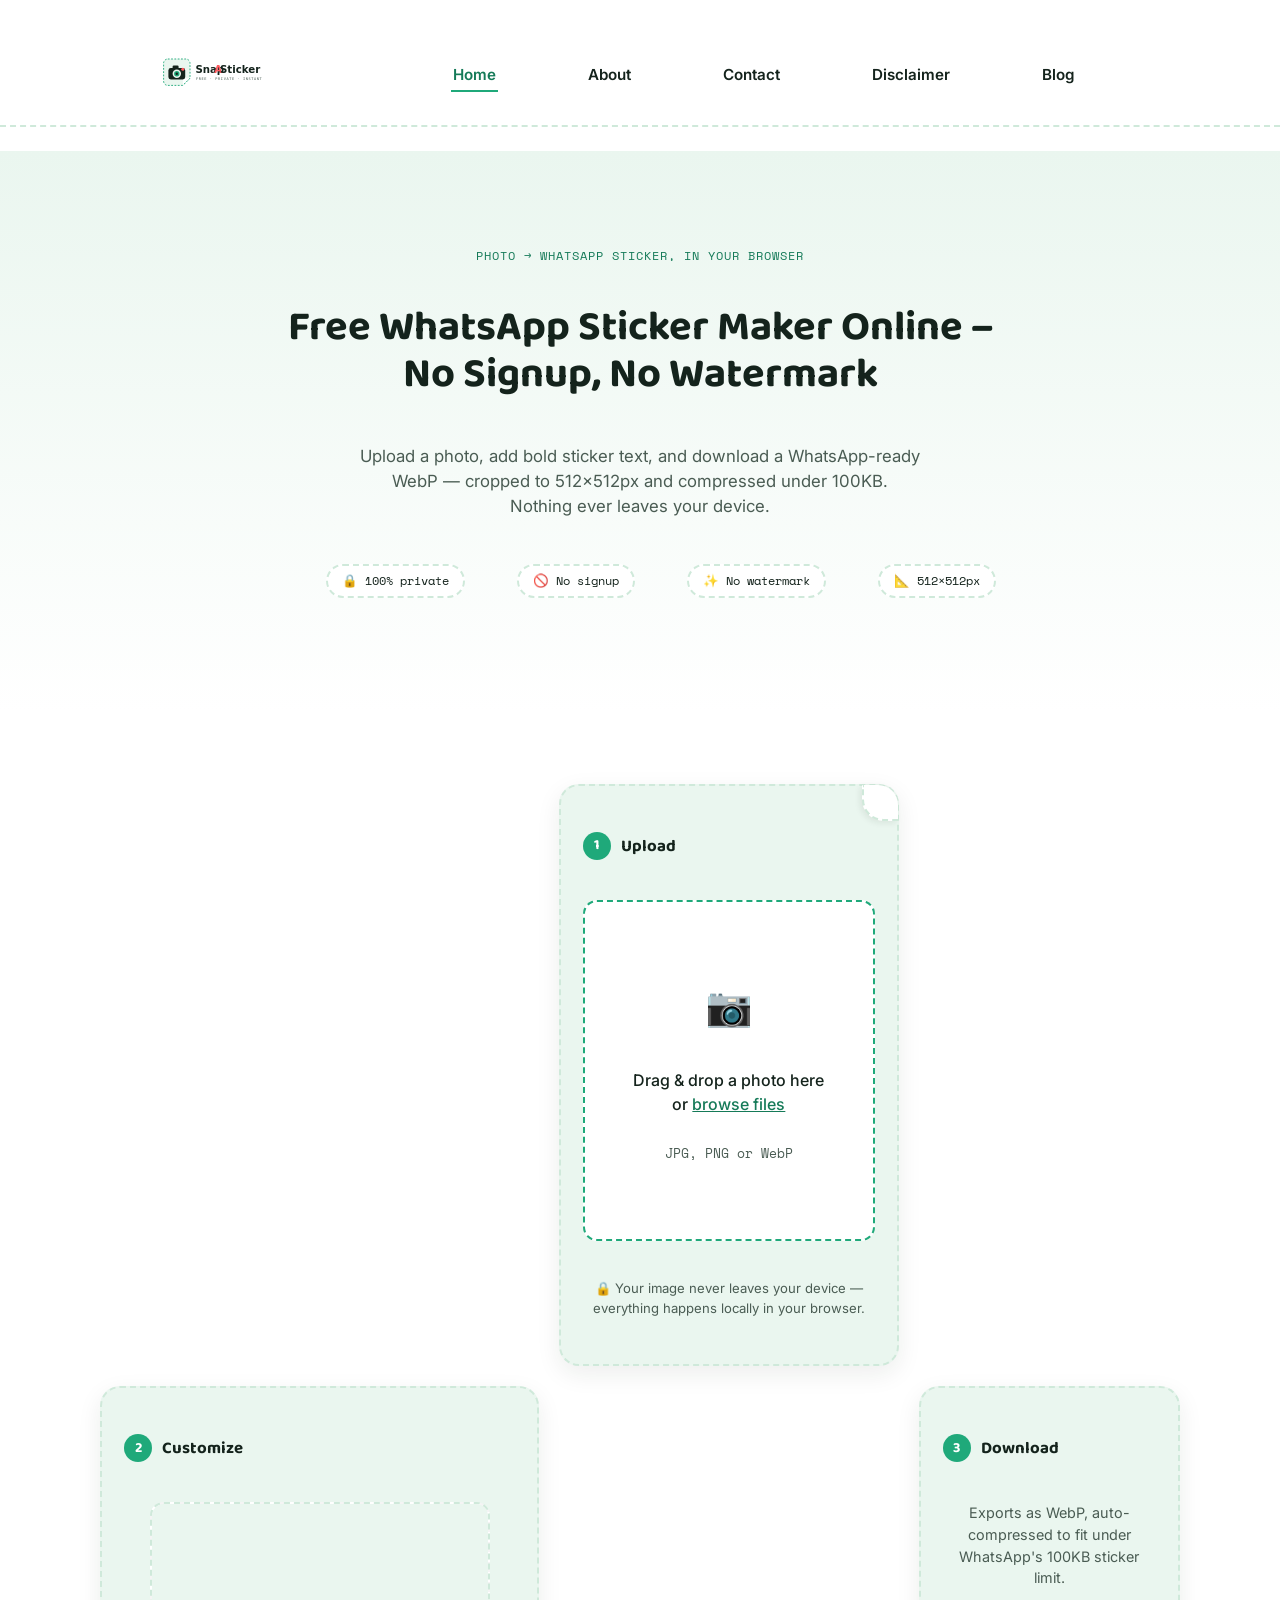
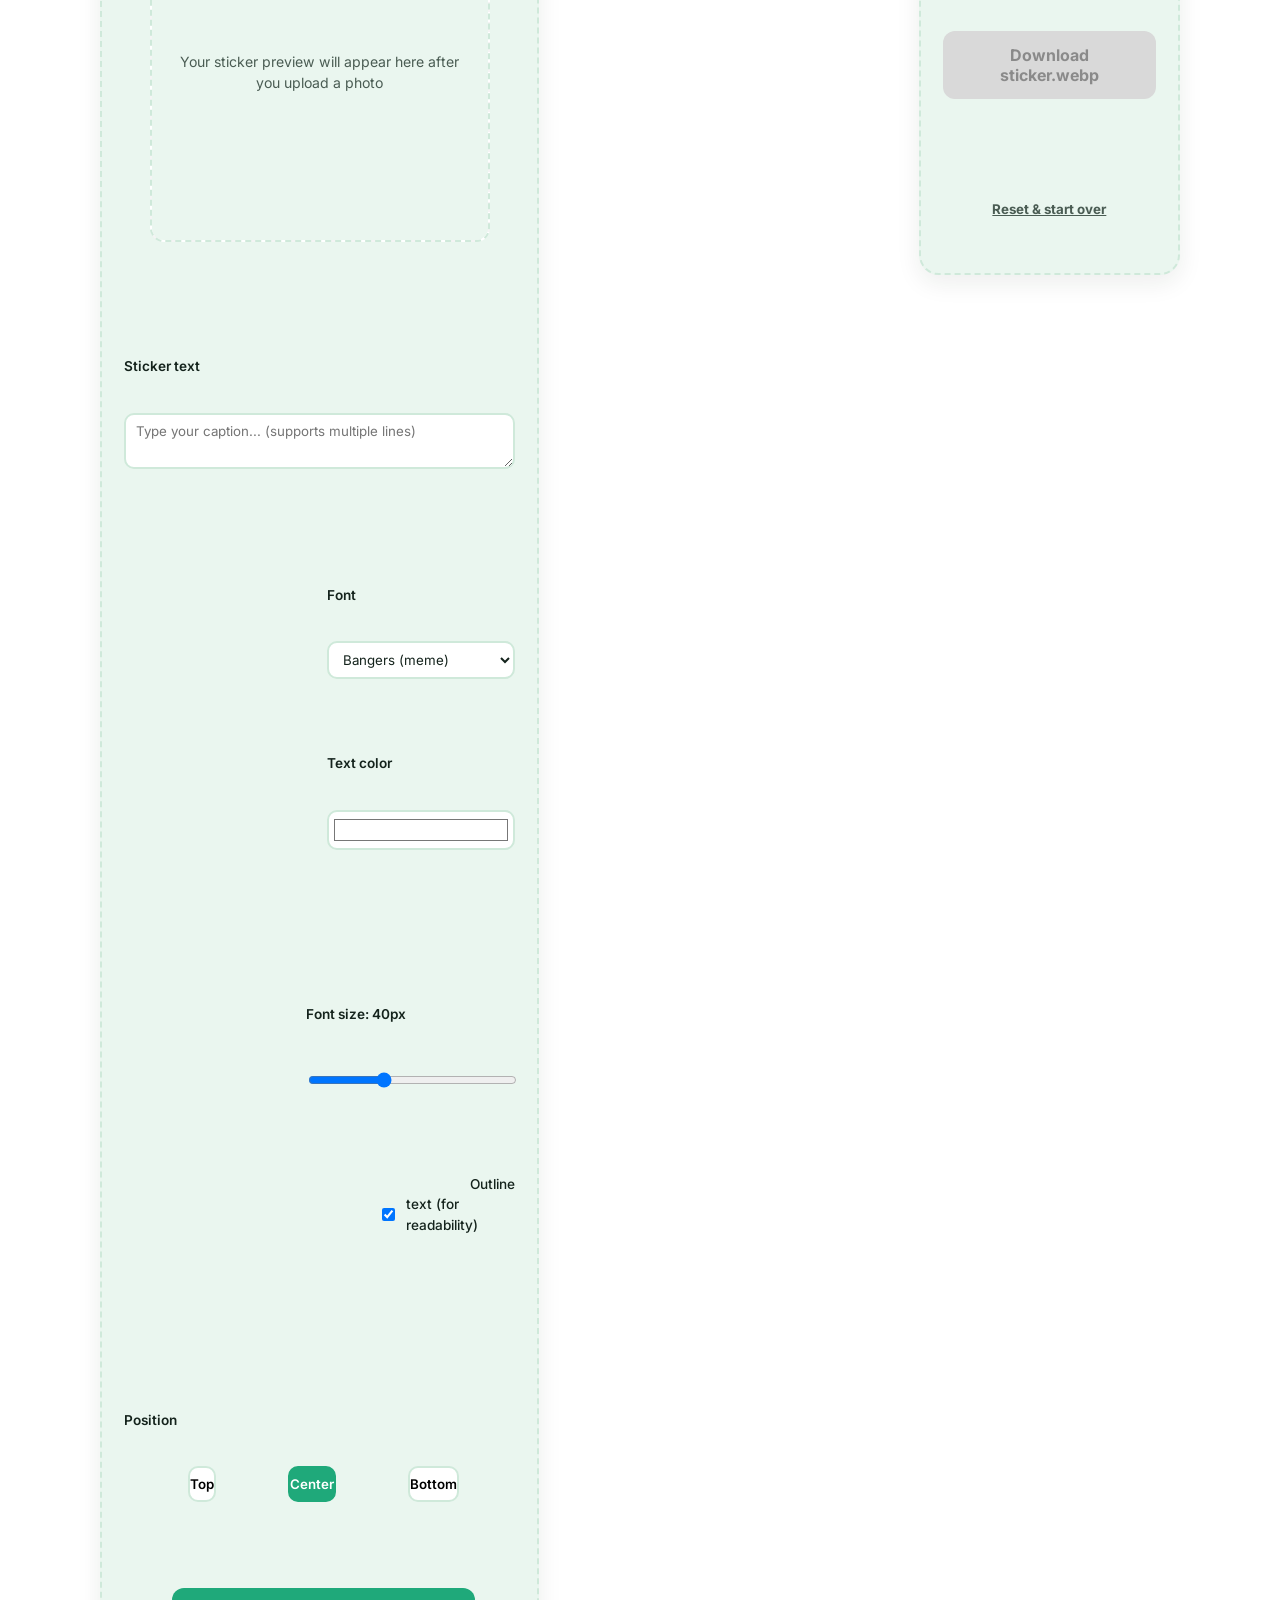
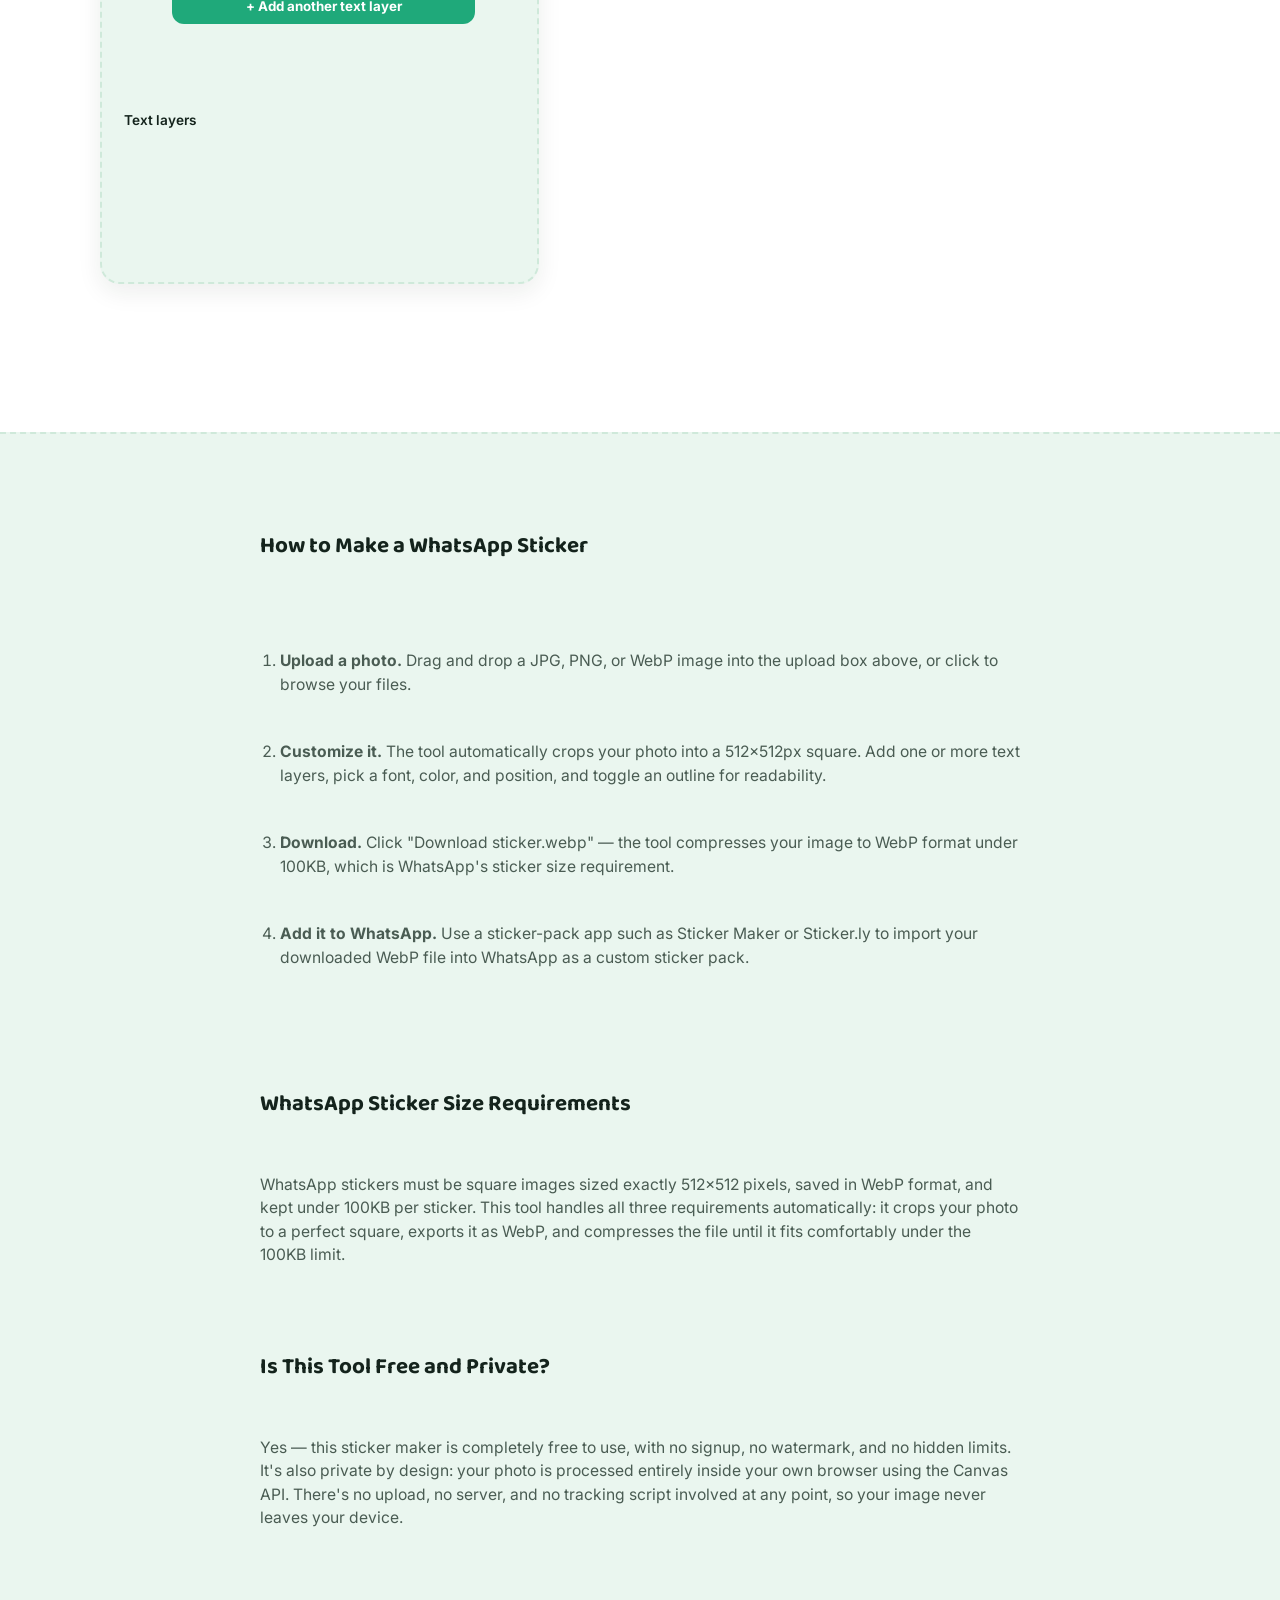
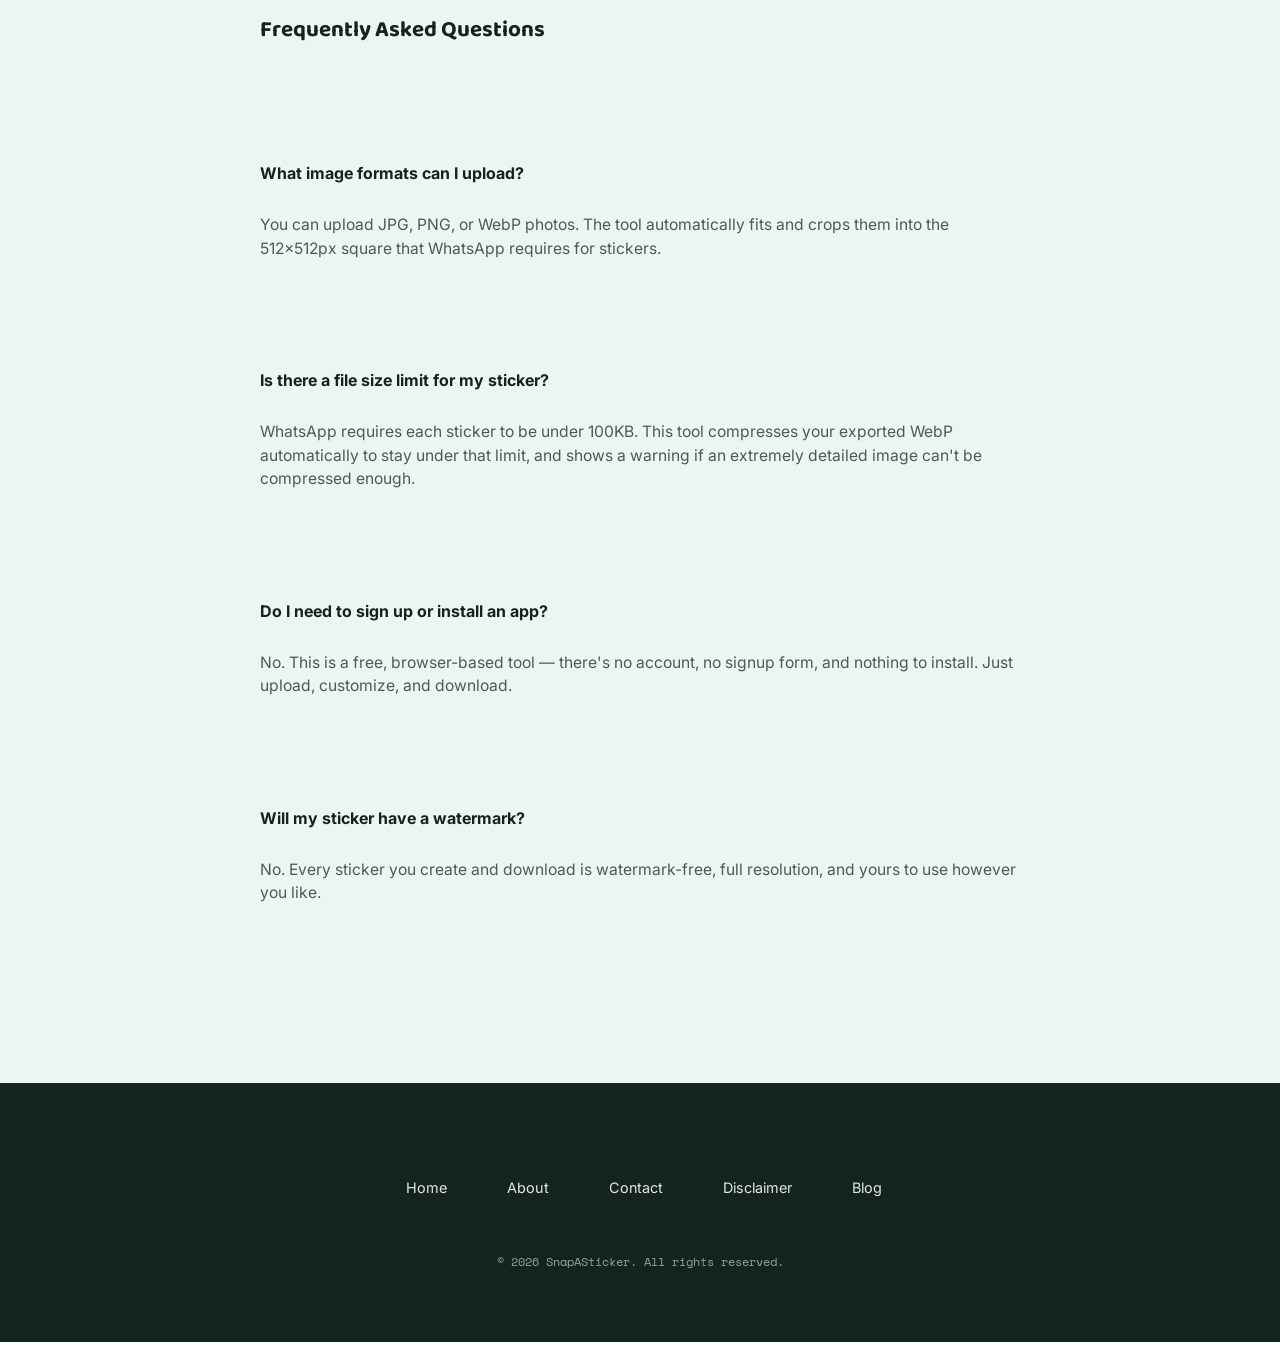
<file: index.html>
<!DOCTYPE html>
<html lang="en">
<head>
<meta charset="UTF-8">
<meta name="viewport" content="width=device-width, initial-scale=1.0">
<title>Free WhatsApp Sticker Maker Online | No Signup</title>
<meta name="description" content="Turn any photo into a WhatsApp sticker free, online, no signup or watermark. Add text, crop to 512x512, export under 100KB. 100% private.">
<meta name="robots" content="index, follow">
<link rel="canonical" href="https://snapasticker.com/index.html">
<!-- Open Graph -->
<meta property="og:title" content="Free WhatsApp Sticker Maker Online – No Signup, No Watermark">
<meta property="og:description" content="Convert any photo into a WhatsApp-ready sticker in your browser. Add custom text, crop to 512x512px, and export a compressed WebP file under 100KB — no account needed.">
<meta property="og:type" content="website">
<meta property="og:image" content="https://snapasticker.com/og-image.png">
<meta property="og:url" content="https://snapasticker.com/index.html">

<link rel="preconnect" href="https://fonts.googleapis.com">
<link rel="preconnect" href="https://fonts.gstatic.com" crossorigin>
<link href="https://fonts.googleapis.com/css2?family=Baloo+2:wght@500;700;800&family=Inter:wght@400;500;600;700&family=Space+Mono:wght@400;700&family=Bangers&family=Anton&family=Permanent+Marker&family=Poppins:wght@600;700&display=swap" rel="stylesheet">

<link rel="stylesheet" href="style.css">

<script type="application/ld+json">
{
  "@context": "https://schema.org",
  "@type": "WebApplication",
  "name": "WhatsApp Sticker Maker",
  "description": "A free, private, browser-based tool to convert photos into WhatsApp-ready stickers. Add custom text and fonts, auto-crop to 512x512px, and export a compressed WebP under 100KB. No signup, no watermark, no upload to any server.",
  "applicationCategory": "MultimediaApplication",
  "operatingSystem": "Any",
  "isAccessibleForFree": true,
  "offers": {
    "@type": "Offer",
    "price": "0",
    "priceCurrency": "USD"
  }
}
</script>
</head>
<body>

<header class="site-header">
  <div class="header-inner">
    <a href="index.html" class="brand">
  <img src="logo.svg" alt="SnapASticker" class="brand-logo">
    </a>

    <button class="hamburger" id="hamburgerBtn" aria-label="Open menu" aria-expanded="false" aria-controls="siteNav">
      <span></span><span></span><span></span>
    </button>

    <nav class="site-nav" id="siteNav">
      <ul>
        <li><a href="index.html" aria-current="page">Home</a></li>
        <li><a href="about.html">About</a></li>
        <li><a href="contact.html">Contact</a></li>
        <li><a href="disclaimer.html">Disclaimer</a></li>
        <li><a href="blog.html">Blog</a></li>
      </ul>
    </nav>
  </div>
</header>

<main>

  <!-- HERO -->
  <section class="hero">
    <div class="hero-inner">
      <p class="eyebrow">Photo → WhatsApp Sticker, in your browser</p>
      <h1>Free WhatsApp Sticker Maker Online – No Signup, No Watermark</h1>
      <p class="hero-sub">Upload a photo, add bold sticker text, and download a WhatsApp-ready WebP — cropped to 512×512px and compressed under 100KB. Nothing ever leaves your device.</p>
      <div class="badge-row">
        <span class="badge">🔒 100% private</span>
        <span class="badge">🚫 No signup</span>
        <span class="badge">✨ No watermark</span>
        <span class="badge">📐 512×512px</span>
      </div>
    </div>
  </section>

  <!-- TOOL -->
  <section class="tool" id="tool" aria-label="Sticker maker tool">
    <div class="tool-grid">

      <!-- STEP 1: UPLOAD -->
      <div class="card step-card" id="uploadCard">
        <div class="step-label"><span class="step-num">1</span> Upload</div>
        <div class="dropzone" id="dropzone" tabindex="0" role="button" aria-label="Upload an image by clicking or dragging a file here">
          <input type="file" id="fileInput" accept="image/png, image/jpeg, image/webp" hidden aria-label="Choose an image file">
          <div class="dropzone-content" id="dropzoneContent">
            <span class="dropzone-icon" aria-hidden="true">📷</span>
            <p class="dropzone-text">Drag &amp; drop a photo here<br>or <span class="link-text">browse files</span></p>
            <p class="dropzone-hint">JPG, PNG or WebP</p>
          </div>
          <div class="upload-preview" id="uploadPreview" hidden>
            <img id="uploadThumb" alt="Thumbnail of your uploaded photo">
            <p id="uploadFilename" class="upload-filename"></p>
          </div>
        </div>
        <p class="upload-error" id="uploadError" role="alert" hidden></p>
        <p class="privacy-note">🔒 Your image never leaves your device — everything happens locally in your browser.</p>
      </div>

      <!-- STEP 2: EDIT / PREVIEW -->
      <div class="card step-card canvas-card" id="editCard">
        <div class="step-label"><span class="step-num">2</span> Customize</div>

        <div class="canvas-wrap">
          <canvas id="stickerCanvas" width="512" height="512" aria-label="Live sticker preview"></canvas>
          <p class="canvas-placeholder" id="canvasPlaceholder">Your sticker preview will appear here after you upload a photo</p>
        </div>

        <div class="controls" id="controls">
          <div class="control-group">
            <label for="textInput">Sticker text</label>
            <textarea id="textInput" rows="2" placeholder="Type your caption... (supports multiple lines)"></textarea>
          </div>

          <div class="control-row">
            <div class="control-group">
              <label for="fontSelect">Font</label>
              <select id="fontSelect">
                <option value="'Bangers', cursive" style="font-family:'Bangers',cursive;">Bangers (meme)</option>
                <option value="'Anton', sans-serif" style="font-family:'Anton',sans-serif;">Anton (bold impact)</option>
                <option value="'Permanent Marker', cursive" style="font-family:'Permanent Marker',cursive;">Permanent Marker</option>
                <option value="'Poppins', sans-serif" style="font-family:'Poppins',sans-serif;">Poppins (clean)</option>
                <option value="'Inter', sans-serif" style="font-family:'Inter',sans-serif;">Inter (clean)</option>
              </select>
            </div>
            <div class="control-group">
              <label for="colorInput">Text color</label>
              <input type="color" id="colorInput" value="#ffffff">
            </div>
          </div>

          <div class="control-row">
            <div class="control-group">
              <label for="sizeSlider">Font size: <span id="sizeValue">40</span>px</label>
              <input type="range" id="sizeSlider" min="20" max="80" value="40">
            </div>
            <div class="control-group checkbox-group">
              <label class="checkbox-label">
                <input type="checkbox" id="strokeToggle" checked>
                Outline text (for readability)
              </label>
            </div>
          </div>

          <div class="control-group">
            <span class="control-title">Position</span>
            <div class="position-buttons">
              <button type="button" class="pos-btn" data-pos="top">Top</button>
              <button type="button" class="pos-btn active" data-pos="center">Center</button>
              <button type="button" class="pos-btn" data-pos="bottom">Bottom</button>
            </div>
          </div>

          <div class="layer-actions">
            <button type="button" class="btn btn-secondary" id="addLayerBtn">+ Add another text layer</button>
          </div>

          <div class="control-group">
            <span class="control-title">Text layers</span>
            <ul class="layer-list" id="layerList"></ul>
          </div>
        </div>
      </div>

      <!-- STEP 3: EXPORT -->
      <div class="card step-card export-card" id="exportCard">
        <div class="step-label"><span class="step-num">3</span> Download</div>
        <p class="export-copy">Exports as WebP, auto-compressed to fit under WhatsApp's 100KB sticker limit.</p>
        <button type="button" class="btn btn-primary btn-large" id="downloadBtn" disabled>Download sticker.webp</button>
        <p class="export-status" id="exportStatus" aria-live="polite"></p>
        <button type="button" class="btn btn-ghost" id="resetBtn">Reset &amp; start over</button>
      </div>

    </div>
  </section>

  <!-- SEO CONTENT -->
  <section class="seo-content">
    <div class="seo-inner">

      <h2>How to Make a WhatsApp Sticker</h2>
      <ol class="how-to-list">
        <li><strong>Upload a photo.</strong> Drag and drop a JPG, PNG, or WebP image into the upload box above, or click to browse your files.</li>
        <li><strong>Customize it.</strong> The tool automatically crops your photo into a 512×512px square. Add one or more text layers, pick a font, color, and position, and toggle an outline for readability.</li>
        <li><strong>Download.</strong> Click "Download sticker.webp" — the tool compresses your image to WebP format under 100KB, which is WhatsApp's sticker size requirement.</li>
        <li><strong>Add it to WhatsApp.</strong> Use a sticker-pack app such as Sticker Maker or Sticker.ly to import your downloaded WebP file into WhatsApp as a custom sticker pack.</li>
      </ol>

      <h2>WhatsApp Sticker Size Requirements</h2>
      <p>WhatsApp stickers must be square images sized exactly 512×512 pixels, saved in WebP format, and kept under 100KB per sticker. This tool handles all three requirements automatically: it crops your photo to a perfect square, exports it as WebP, and compresses the file until it fits comfortably under the 100KB limit.</p>

      <h2>Is This Tool Free and Private?</h2>
      <p>Yes — this sticker maker is completely free to use, with no signup, no watermark, and no hidden limits. It's also private by design: your photo is processed entirely inside your own browser using the Canvas API. There's no upload, no server, and no tracking script involved at any point, so your image never leaves your device.</p>

      <h2>Frequently Asked Questions</h2>
      <div class="faq">
        <div class="faq-item">
          <h3>What image formats can I upload?</h3>
          <p>You can upload JPG, PNG, or WebP photos. The tool automatically fits and crops them into the 512×512px square that WhatsApp requires for stickers.</p>
        </div>
        <div class="faq-item">
          <h3>Is there a file size limit for my sticker?</h3>
          <p>WhatsApp requires each sticker to be under 100KB. This tool compresses your exported WebP automatically to stay under that limit, and shows a warning if an extremely detailed image can't be compressed enough.</p>
        </div>
        <div class="faq-item">
          <h3>Do I need to sign up or install an app?</h3>
          <p>No. This is a free, browser-based tool — there's no account, no signup form, and nothing to install. Just upload, customize, and download.</p>
        </div>
        <div class="faq-item">
          <h3>Will my sticker have a watermark?</h3>
          <p>No. Every sticker you create and download is watermark-free, full resolution, and yours to use however you like.</p>
        </div>
      </div>

    </div>
  </section>

</main>

<footer class="site-footer">
  <div class="footer-inner">
    <nav class="footer-nav" aria-label="Footer">
      <a href="index.html">Home</a>
      <a href="about.html">About</a>
      <a href="contact.html">Contact</a>
      <a href="disclaimer.html">Disclaimer</a>
      <a href="blog.html">Blog</a>
    </nav>
  <p class="footer-copy">© 2026 SnapASticker. All rights reserved.</p>
  </div>
</footer>

<script src="app.js"></script>
</body>
          </html>
</file>
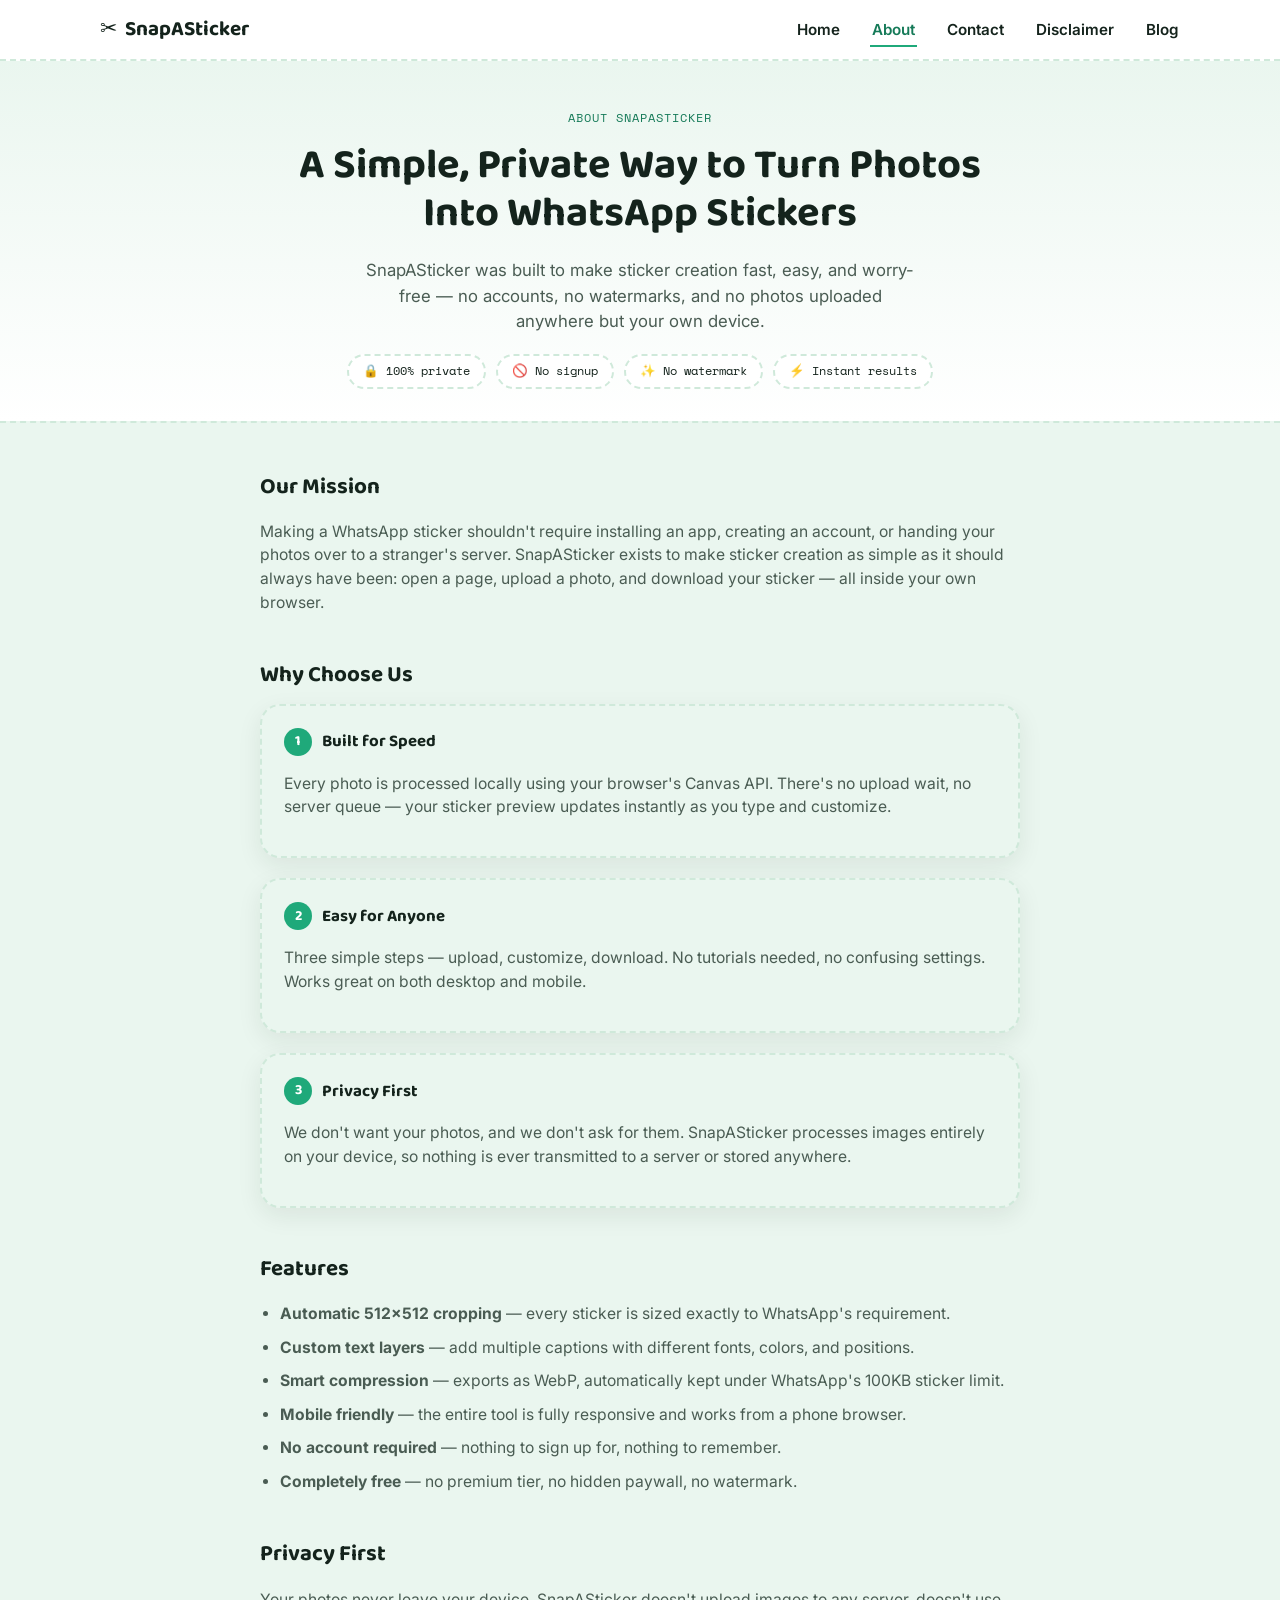
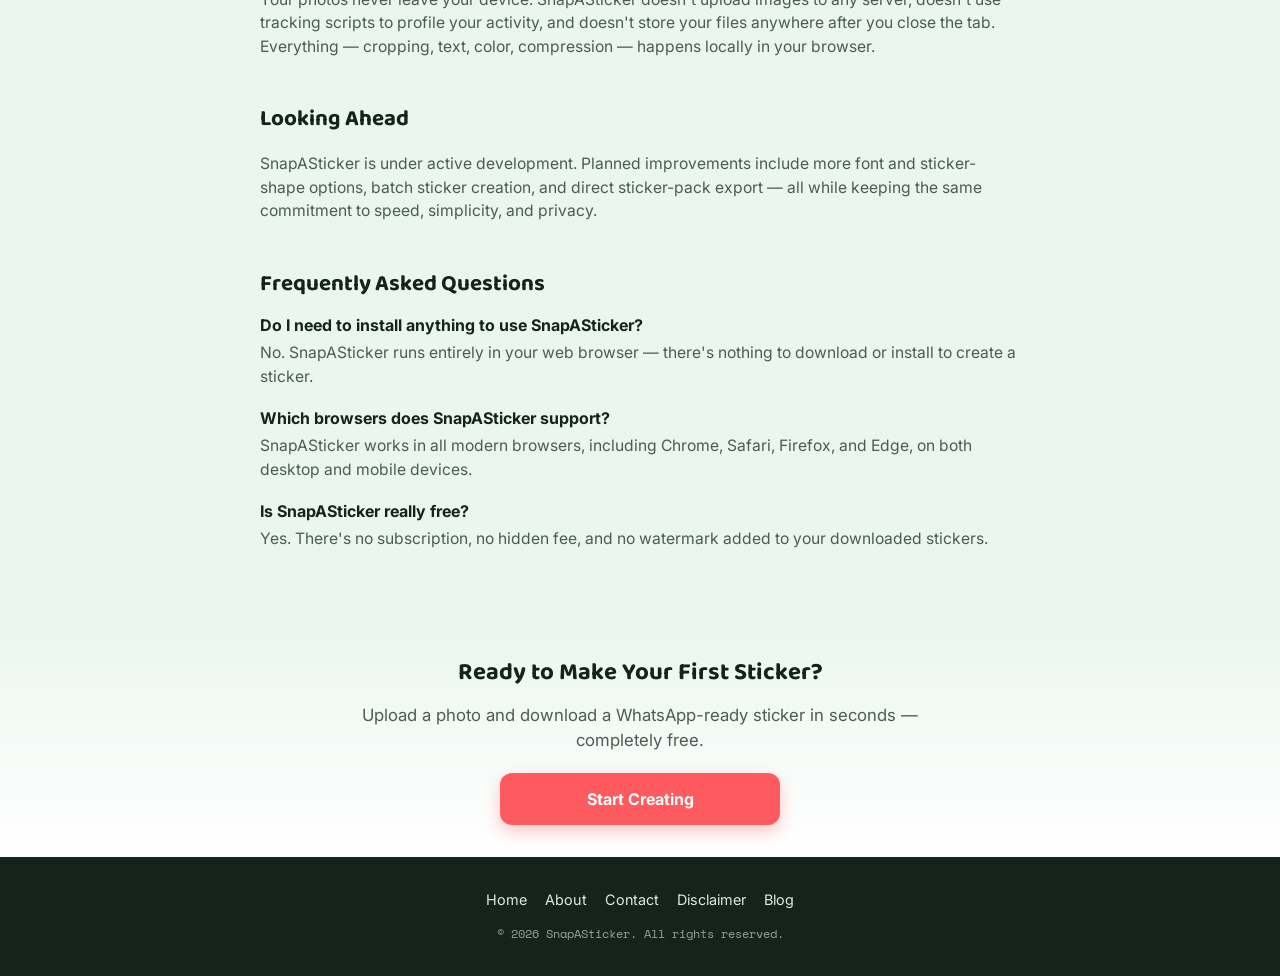
<file: about.html>
<!DOCTYPE html>
<html lang="en">
<head>
<meta charset="UTF-8">
<meta name="viewport" content="width=device-width, initial-scale=1.0">
<title>About SnapASticker | Free, Private WhatsApp Sticker Maker</title>
<meta name="description" content="Learn how SnapASticker turns any photo into a WhatsApp sticker instantly, right in your browser — free, private, no signup, no watermark.">
<meta name="keywords" content="WhatsApp Sticker Maker, Create WhatsApp Stickers, Image to WhatsApp Sticker, Privacy Friendly Sticker Maker, Sticker Creator Online">
<meta name="robots" content="index, follow">
<link rel="canonical" href="https://snapasticker.com/about.html">

<!-- Open Graph -->
<meta property="og:title" content="About SnapASticker | Free, Private WhatsApp Sticker Maker">
<meta property="og:description" content="Turn any photo into a WhatsApp-ready sticker in your browser. No uploads to a server, no watermark, no signup — just fast, private sticker creation.">
<meta property="og:type" content="website">
<meta property="og:image" content="https://snapasticker.com/og-image.png">
<meta property="og:url" content="https://snapasticker.com/about.html">

<!-- Twitter -->
<meta name="twitter:card" content="summary_large_image">
<meta name="twitter:title" content="About SnapASticker | Free, Private WhatsApp Sticker Maker">
<meta name="twitter:description" content="Turn any photo into a WhatsApp-ready sticker in your browser — free, private, no signup, no watermark.">
<meta name="twitter:image" content="https://snapasticker.com/og-image.png">

<link rel="preconnect" href="https://fonts.googleapis.com">
<link rel="preconnect" href="https://fonts.gstatic.com" crossorigin>
<link href="https://fonts.googleapis.com/css2?family=Baloo+2:wght@500;700;800&family=Inter:wght@400;500;600;700&family=Space+Mono:wght@400;700&family=Bangers&family=Anton&family=Permanent+Marker&family=Poppins:wght@600;700&display=swap" rel="stylesheet">

<link rel="stylesheet" href="style.css">

<script type="application/ld+json">
{
  "@context": "https://schema.org",
  "@type": "Organization",
  "name": "SnapASticker",
  "url": "https://snapasticker.com/",
  "logo": "https://snapasticker.com/og-image.png",
  "description": "A free, private, browser-based tool to convert photos into WhatsApp-ready stickers."
}
</script>
<script type="application/ld+json">
{
  "@context": "https://schema.org",
  "@type": "BreadcrumbList",
  "itemListElement": [
    { "@type": "ListItem", "position": 1, "name": "Home", "item": "https://snapasticker.com/index.html" },
    { "@type": "ListItem", "position": 2, "name": "About", "item": "https://snapasticker.com/about.html" }
  ]
}
</script>
</head>
<body>

<header class="site-header">
  <div class="header-inner">
    <a href="index.html" class="brand">
      <span class="brand-mark" aria-hidden="true">✂️</span>
      <span class="brand-name">SnapASticker</span>
    </a>

    <button class="hamburger" id="hamburgerBtn" aria-label="Open menu" aria-expanded="false" aria-controls="siteNav">
      <span></span><span></span><span></span>
    </button>

    <nav class="site-nav" id="siteNav">
      <ul>
        <li><a href="index.html">Home</a></li>
        <li><a href="about.html" aria-current="page">About</a></li>
        <li><a href="contact.html">Contact</a></li>
        <li><a href="disclaimer.html">Disclaimer</a></li>
        <li><a href="blog.html">Blog</a></li>
      </ul>
    </nav>
  </div>
</header>

<main>

  <!-- HERO -->
  <section class="hero">
    <div class="hero-inner">
      <p class="eyebrow">About SnapASticker</p>
      <h1>A Simple, Private Way to Turn Photos Into WhatsApp Stickers</h1>
      <p class="hero-sub">SnapASticker was built to make sticker creation fast, easy, and worry-free — no accounts, no watermarks, and no photos uploaded anywhere but your own device.</p>
      <div class="badge-row">
        <span class="badge">🔒 100% private</span>
        <span class="badge">🚫 No signup</span>
        <span class="badge">✨ No watermark</span>
        <span class="badge">⚡ Instant results</span>
      </div>
    </div>
  </section>

  <!-- MISSION -->
  <section class="seo-content">
    <div class="seo-inner">
      <h2>Our Mission</h2>
      <p>Making a WhatsApp sticker shouldn't require installing an app, creating an account, or handing your photos over to a stranger's server. SnapASticker exists to make sticker creation as simple as it should always have been: open a page, upload a photo, and download your sticker — all inside your own browser.</p>

      <h2>Why Choose Us</h2>
      <div class="tool-grid" style="grid-template-columns: 1fr;">
        <div class="card">
          <div class="step-label"><span class="step-num">1</span> Built for Speed</div>
          <p>Every photo is processed locally using your browser's Canvas API. There's no upload wait, no server queue — your sticker preview updates instantly as you type and customize.</p>
        </div>
        <div class="card">
          <div class="step-label"><span class="step-num">2</span> Easy for Anyone</div>
          <p>Three simple steps — upload, customize, download. No tutorials needed, no confusing settings. Works great on both desktop and mobile.</p>
        </div>
        <div class="card">
          <div class="step-label"><span class="step-num">3</span> Privacy First</div>
          <p>We don't want your photos, and we don't ask for them. SnapASticker processes images entirely on your device, so nothing is ever transmitted to a server or stored anywhere.</p>
        </div>
      </div>

      <h2>Features</h2>
      <ul class="how-to-list">
        <li><strong>Automatic 512×512 cropping</strong> — every sticker is sized exactly to WhatsApp's requirement.</li>
        <li><strong>Custom text layers</strong> — add multiple captions with different fonts, colors, and positions.</li>
        <li><strong>Smart compression</strong> — exports as WebP, automatically kept under WhatsApp's 100KB sticker limit.</li>
        <li><strong>Mobile friendly</strong> — the entire tool is fully responsive and works from a phone browser.</li>
        <li><strong>No account required</strong> — nothing to sign up for, nothing to remember.</li>
        <li><strong>Completely free</strong> — no premium tier, no hidden paywall, no watermark.</li>
      </ul>

      <h2>Privacy First</h2>
      <p>Your photos never leave your device. SnapASticker doesn't upload images to any server, doesn't use tracking scripts to profile your activity, and doesn't store your files anywhere after you close the tab. Everything — cropping, text, color, compression — happens locally in your browser.</p>

      <h2>Looking Ahead</h2>
      <p>SnapASticker is under active development. Planned improvements include more font and sticker-shape options, batch sticker creation, and direct sticker-pack export — all while keeping the same commitment to speed, simplicity, and privacy.</p>

      <h2>Frequently Asked Questions</h2>
      <div class="faq">
        <div class="faq-item">
          <h3>Do I need to install anything to use SnapASticker?</h3>
          <p>No. SnapASticker runs entirely in your web browser — there's nothing to download or install to create a sticker.</p>
        </div>
        <div class="faq-item">
          <h3>Which browsers does SnapASticker support?</h3>
          <p>SnapASticker works in all modern browsers, including Chrome, Safari, Firefox, and Edge, on both desktop and mobile devices.</p>
        </div>
        <div class="faq-item">
          <h3>Is SnapASticker really free?</h3>
          <p>Yes. There's no subscription, no hidden fee, and no watermark added to your downloaded stickers.</p>
        </div>
      </div>
    </div>
  </section>

  <!-- CTA -->
  <section class="hero" style="padding-top:40px;">
    <div class="hero-inner">
      <h2>Ready to Make Your First Sticker?</h2>
      <p class="hero-sub">Upload a photo and download a WhatsApp-ready sticker in seconds — completely free.</p>
      <a href="index.html#tool" class="btn btn-primary btn-large" style="display:inline-block; text-decoration:none; max-width:280px; margin:0 auto;">Start Creating</a>
    </div>
  </section>

</main>

<footer class="site-footer">
  <div class="footer-inner">
    <nav class="footer-nav" aria-label="Footer">
      <a href="index.html">Home</a>
      <a href="about.html">About</a>
      <a href="contact.html">Contact</a>
      <a href="disclaimer.html">Disclaimer</a>
      <a href="blog.html">Blog</a>
    </nav>
    <p class="footer-copy">© 2026 SnapASticker. All rights reserved.</p>
  </div>
</footer>

<script src="app.js"></script>
</body>
</html>
</file>
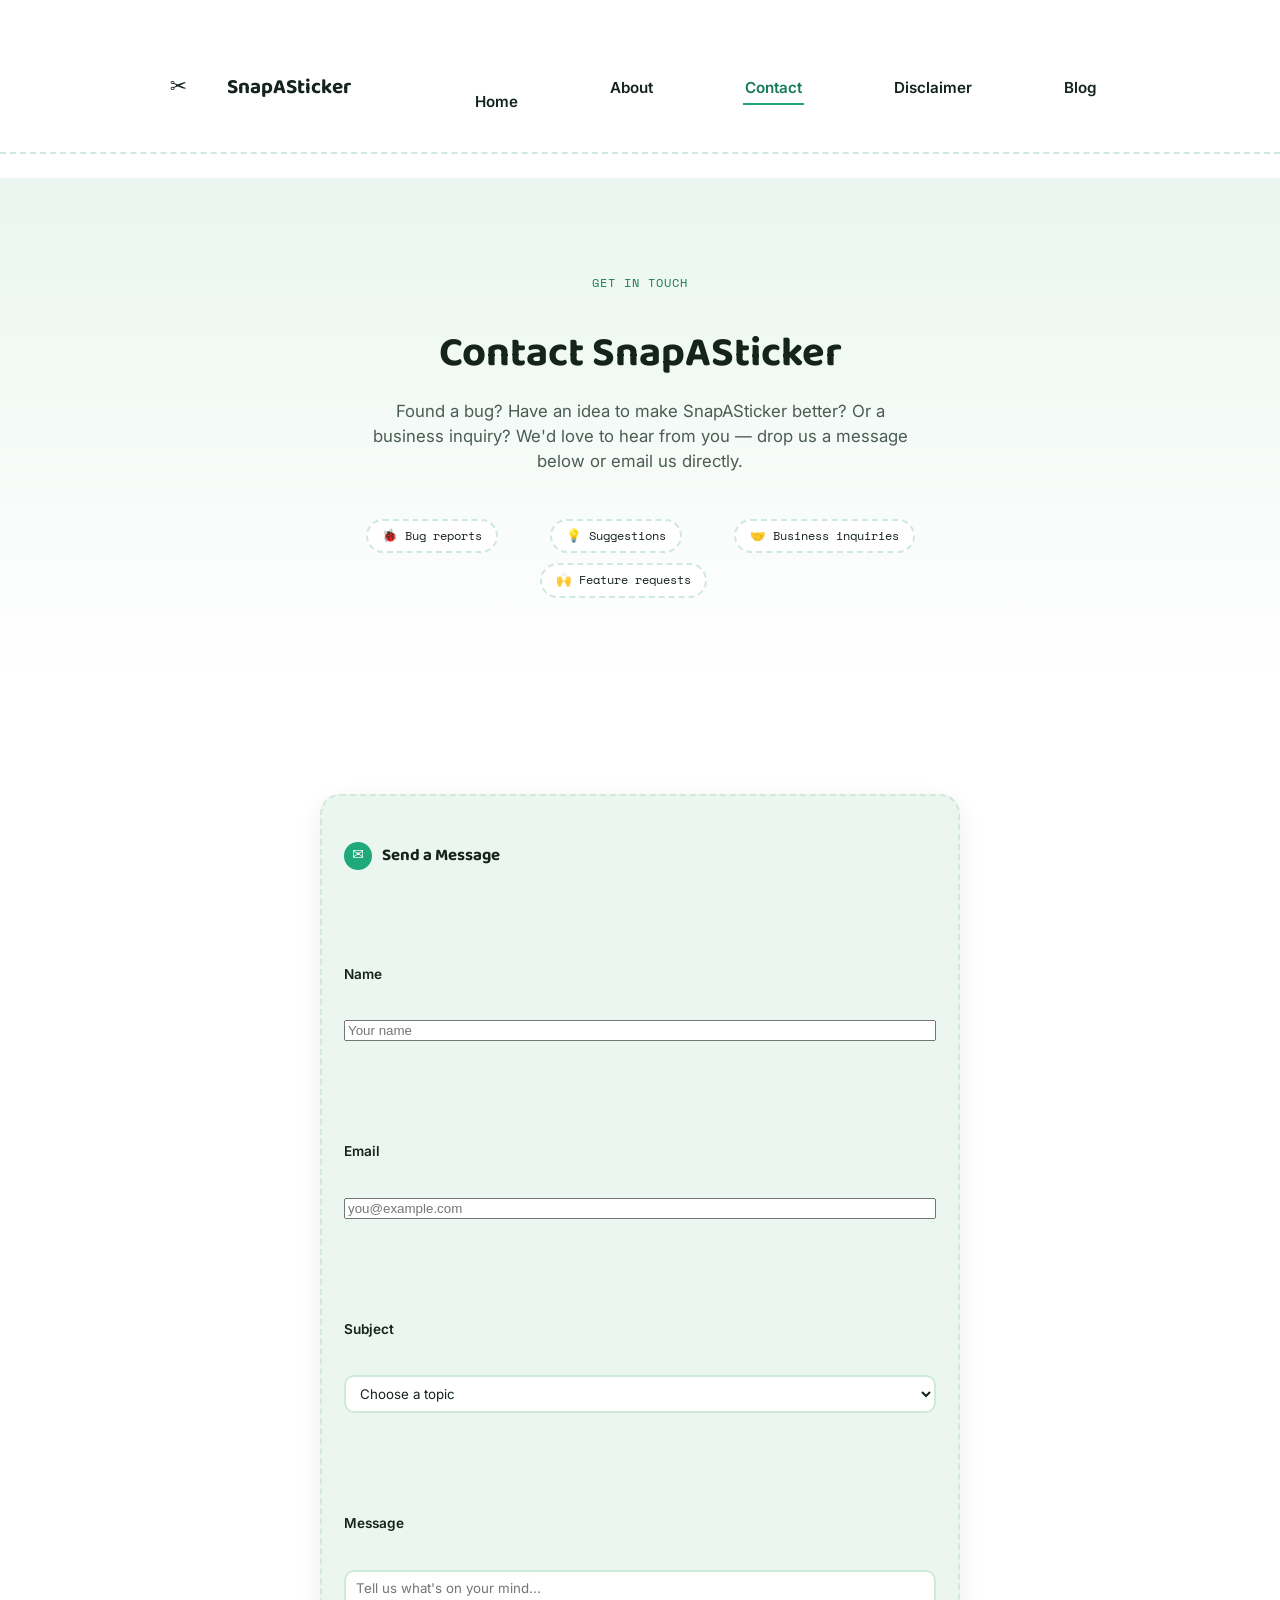
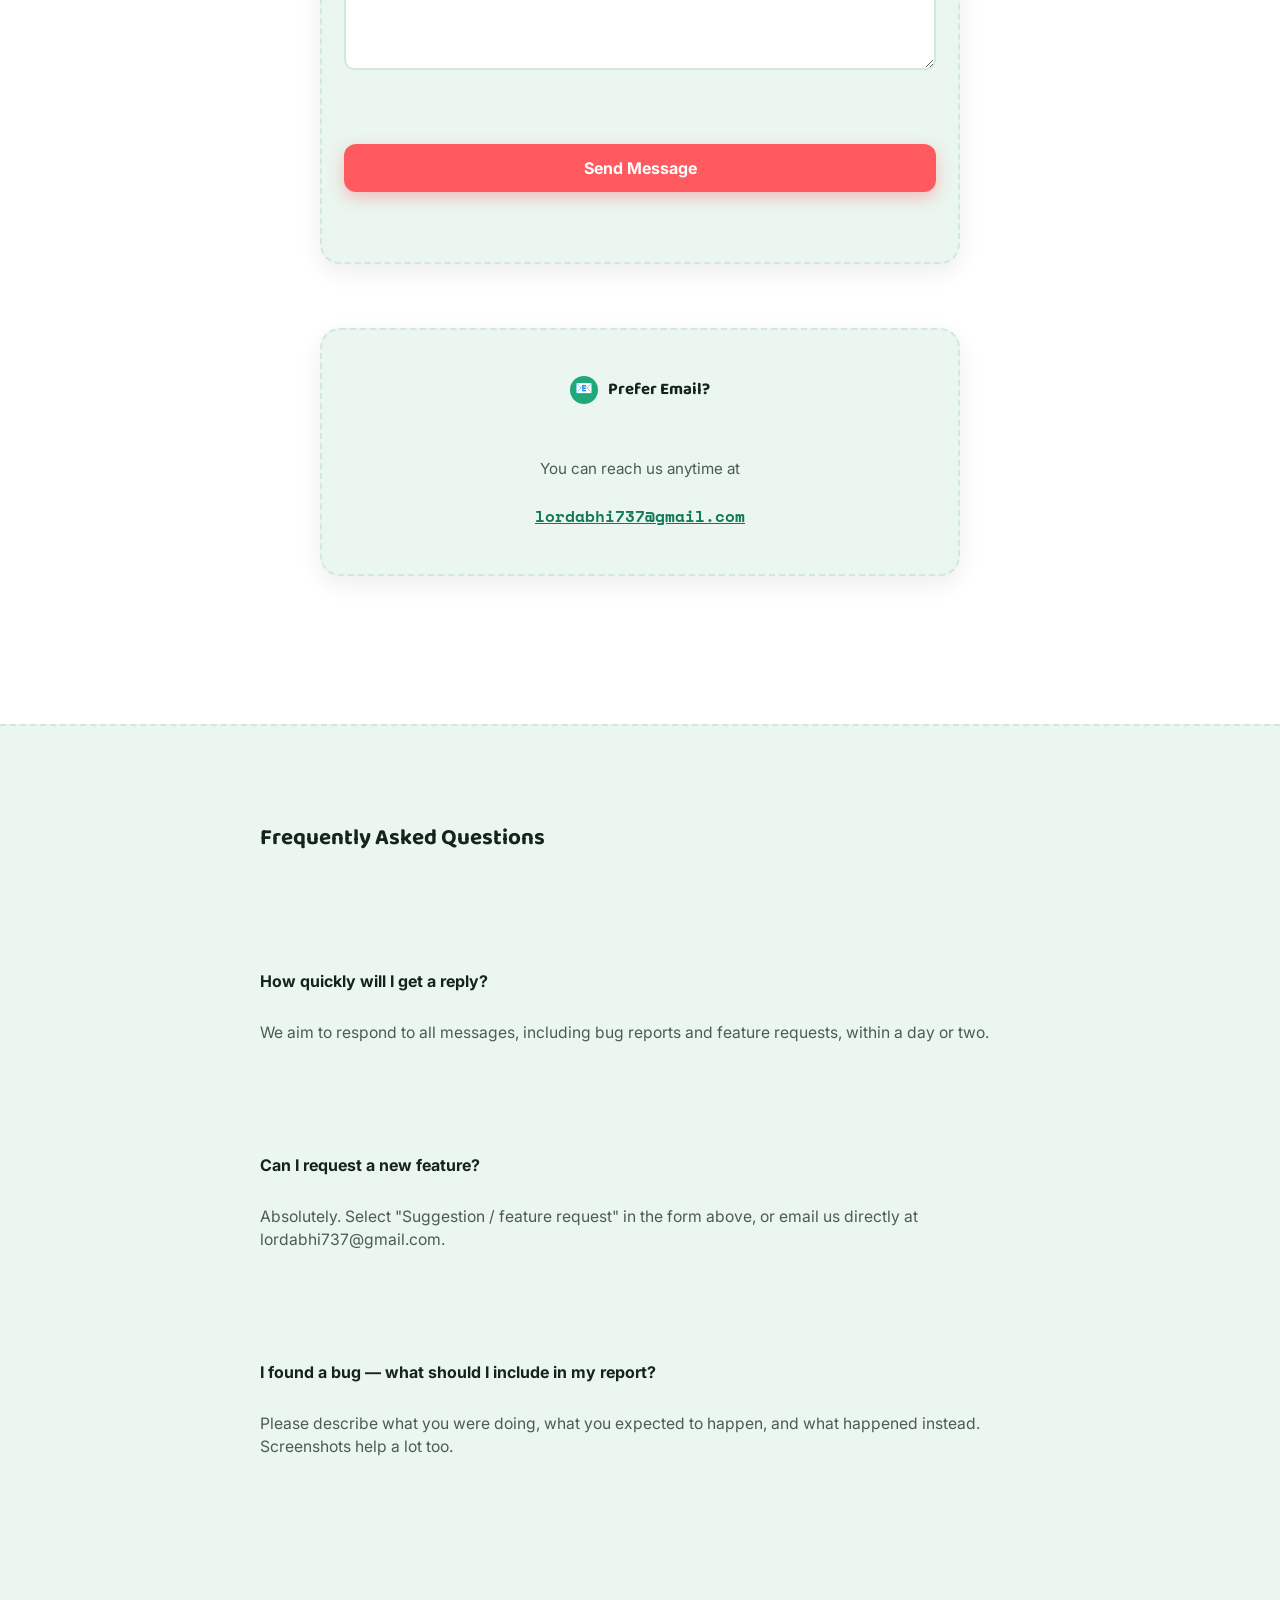
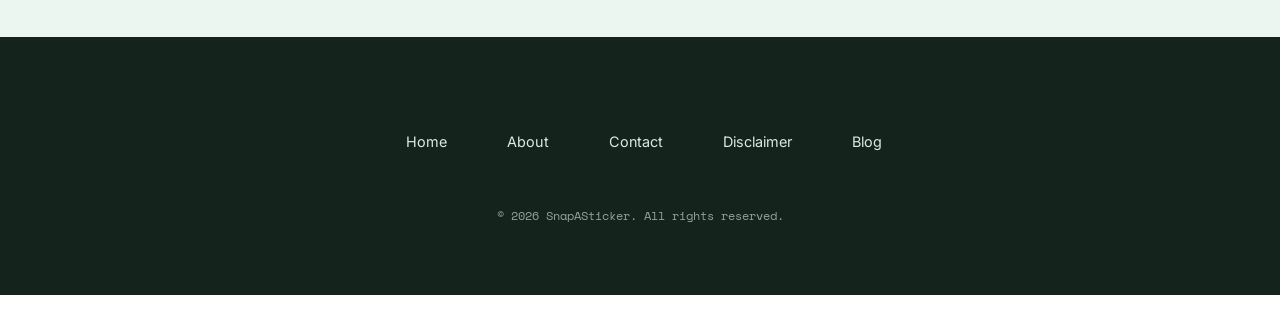
<file: contact.html>
<!DOCTYPE html>
<html lang="en">
<head>
<meta charset="UTF-8">
<meta name="viewport" content="width=device-width, initial-scale=1.0">
<title>Contact SnapASticker | Feedback, Bugs &amp; Business Inquiries</title>
<meta name="description" content="Get in touch with SnapASticker for bug reports, feature suggestions, feedback, or business inquiries. We usually reply within a day or two.">
<meta name="keywords" content="Contact SnapASticker, WhatsApp Sticker Maker support, sticker maker feedback, feature request">
<link rel="canonical" href="https://snapasticker.com/contact.html">

<!-- Open Graph -->
<meta property="og:title" content="Contact SnapASticker | Feedback, Bugs &amp; Business Inquiries">
<meta property="og:description" content="Have a bug report, feature idea, or business inquiry? Reach the SnapASticker team directly.">
<meta property="og:image" content="https://snapasticker.com/og-image.png">
<meta property="og:url" content="https://snapasticker.com/contact.html">

<!-- Twitter -->
<meta name="twitter:card" content="summary_large_image">
<meta name="twitter:title" content="Contact SnapASticker">
<meta name="twitter:description" content="Get in touch for bug reports, feedback, or business inquiries.">
<meta name="twitter:image" content="https://snapasticker.com/og-image.png">

<link rel="preconnect" href="https://fonts.googleapis.com">
<link rel="preconnect" href="https://fonts.gstatic.com" crossorigin>
<link href="https://fonts.googleapis.com/css2?family=Baloo+2:wght@500;700;800&family=Inter:wght@400;500;600;700&family=Space+Mono:wght@400;700&family=Bangers&family=Anton&family=Permanent+Marker&family=Poppins:wght@600;700&display=swap" rel="stylesheet">

<link rel="stylesheet" href="style.css">

<script type="application/ld+json">
{
  "@context": "https://schema.org",
  "@type": "Organization",
  "name": "SnapASticker",
  "url": "https://snapasticker.com/",
  "logo": "https://snapasticker.com/og-image.png",
  "email": "lordabhi737@gmail.com"
}
</script>
<script type="application/ld+json">
{
  "@context": "https://schema.org",
  "@type": "BreadcrumbList",
  "itemListElement": [
    { "@type": "ListItem", "position": 1, "name": "Home", "item": "https://snapasticker.com/index.html" },
    { "@type": "ListItem", "position": 2, "name": "Contact", "item": "https://snapasticker.com/contact.html" }
  ]
}
</script>
</head>
<body>

<header class="site-header">
  <div class="header-inner">
    <a href="index.html" class="brand">
      <span class="brand-mark" aria-hidden="true">✂️</span>
      <span class="brand-name">SnapASticker</span>

    <button class="hamburger" id="hamburgerBtn" aria-label="Open menu" aria-expanded="false" aria-controls="siteNav">
      <span></span><span></span><span></span>
    </button>

    <nav class="site-nav" id="siteNav">
      <ul>
        <li><a href="index.html">Home</a></li>
        <li><a href="about.html">About</a></li>
        <li><a href="contact.html" aria-current="page">Contact</a></li>
        <li><a href="disclaimer.html">Disclaimer</a></li>
        <li><a href="blog.html">Blog</a></li>
      </ul>
    </nav>
  </div>
</header>

<main>

  <!-- HERO -->
  <section class="hero">
    <div class="hero-inner">
      <p class="eyebrow">Get In Touch</p>
      <h1>Contact SnapASticker</h1>
<p class="hero-sub">Found a bug? Have an idea to make SnapASticker better? Or a business inquiry? We'd love to hear from you — drop us a message below or email us directly.</p>
      <div class="badge-row">
        <span class="badge">🐞 Bug reports</span>
        <span class="badge">💡 Suggestions</span>
        <span class="badge">🤝 Business inquiries</span>
        <span class="badge">🙌 Feature requests</span>
      </div>
    </div>
  </section>

  <!-- CONTACT -->
  <section class="tool" aria-label="Contact form section">
    <div class="tool-grid" style="grid-template-columns: 1fr; max-width: 640px; margin: 0 auto;">

      <div class="card">
        <div class="step-label"><span class="step-num">✉</span> Send a Message</div>

        <!-- NOTE: This form has no backend attached yet. Connect it to a service
             such as Formspree, Netlify Forms, EmailJS, or your own server endpoint
             by setting the `action` attribute below and using method="POST". -->
        <form id="contactForm" action="#" method="POST" novalidate>

          <div class="control-group" style="margin-bottom:16px;">
            <label for="nameInput">Name</label>
            <input type="text" id="nameInput" name="name" placeholder="Your name" required minlength="2" autocomplete="name">
          </div>

          <div class="control-group" style="margin-bottom:16px;">
            <label for="emailInput">Email</label>
            <input type="email" id="emailInput" name="email" placeholder="you@example.com" required autocomplete="email">
          </div>

          <div class="control-group" style="margin-bottom:16px;">
            <label for="subjectInput">Subject</label>
            <select id="subjectInput" name="subject" required>
              <option value="" disabled selected>Choose a topic</option>
              <option value="bug">Bug report</option>
              <option value="suggestion">Suggestion / feature request</option>
              <option value="feedback">General feedback</option>
              <option value="business">Business inquiry</option>
              <option value="other">Other</option>
            </select>
          </div>

          <div class="control-group" style="margin-bottom:20px;">
            <label for="messageInput">Message</label>
            <textarea id="messageInput" name="message" rows="5" placeholder="Tell us what's on your mind..." required minlength="10"></textarea>
          </div>

          <button type="submit" class="btn btn-primary btn-large" id="submitBtn">Send Message</button>

          <!-- Success / error placeholders (shown/hidden via JS once a backend is connected) -->
          <p class="export-status" id="formSuccess" role="status" hidden>✅ Thanks — your message has been sent. We'll get back to you soon.</p>
          <p class="upload-error" id="formError" role="alert" hidden>⚠️ Something went wrong sending your message. Please try again or email us directly.</p>
        </form>
      </div>

      <div class="card" style="text-align:center;">
        <div class="step-label" style="justify-content:center;"><span class="step-num">📧</span> Prefer Email?</div>
        <p class="privacy-note" style="font-size:0.95rem;">You can reach us anytime at</p>
        <p style="margin:0;"><a href="mailto:lordabhi737@gmail.com" style="font-family: var(--font-mono); font-weight:700;">lordabhi737@gmail.com</a></p>
      </div>

    </div>
  </section>

  <!-- FAQ -->
  <section class="seo-content">
    <div class="seo-inner">
      <h2>Frequently Asked Questions</h2>
      <div class="faq">
        <div class="faq-item">
          <h3>How quickly will I get a reply?</h3>
          <p>We aim to respond to all messages, including bug reports and feature requests, within a day or two.</p>
        </div>
        <div class="faq-item">
          <h3>Can I request a new feature?</h3>
          <p>Absolutely. Select "Suggestion / feature request" in the form above, or email us directly at lordabhi737@gmail.com.</p>
        </div>
        <div class="faq-item">
          <h3>I found a bug — what should I include in my report?</h3>
          <p>Please describe what you were doing, what you expected to happen, and what happened instead. Screenshots help a lot too.</p>
        </div>
      </div>
    </div>
  </section>

</main>

<footer class="site-footer">
  <div class="footer-inner">
    <nav class="footer-nav" aria-label="Footer">
      <a href="index.html">Home</a>
      <a href="about.html">About</a>
      <a href="contact.html">Contact</a>
      <a href="disclaimer.html">Disclaimer</a>
      <a href="blog.html">Blog</a>
    </nav>
  <p class="footer-copy">© 2026 SnapASticker. All rights reserved.</p>
  </div>
</footer>

<script src="app.js"></script>
</body>
</html>
                                                                                                                                       </html>
</file>
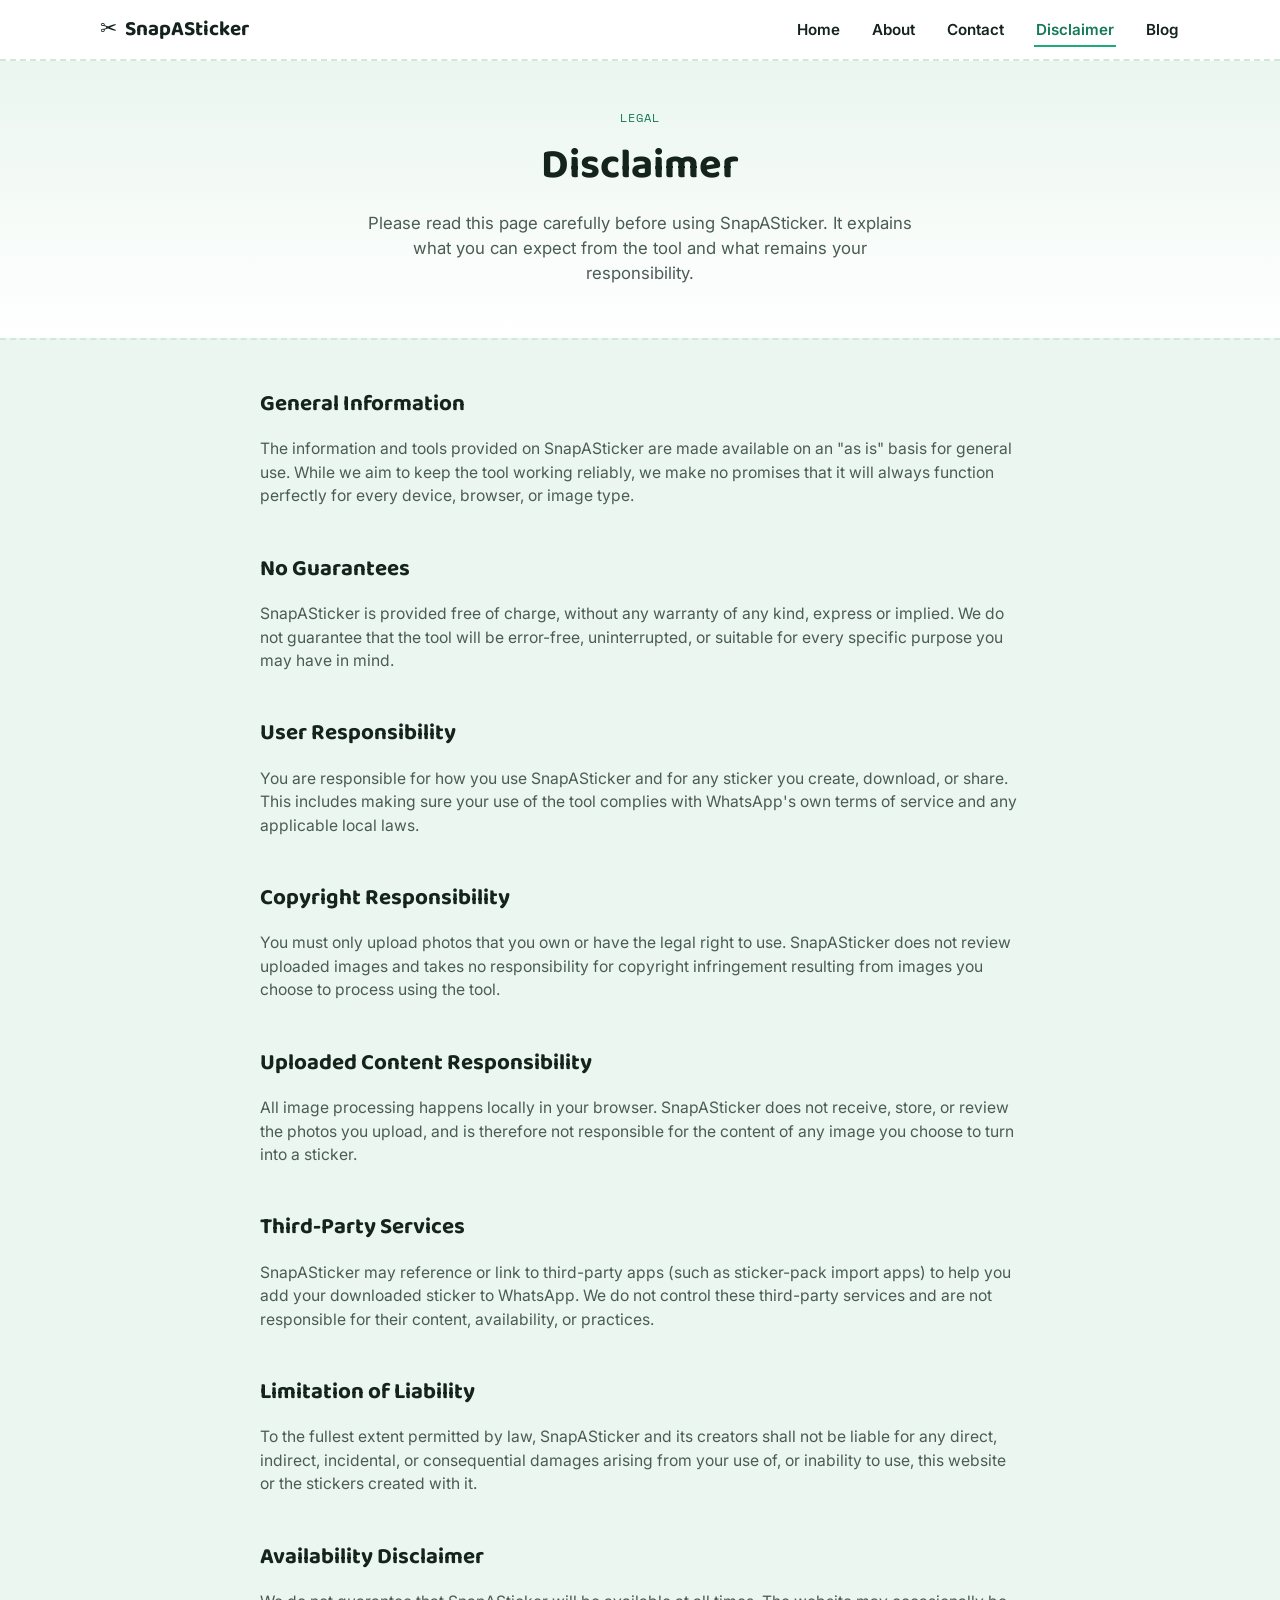
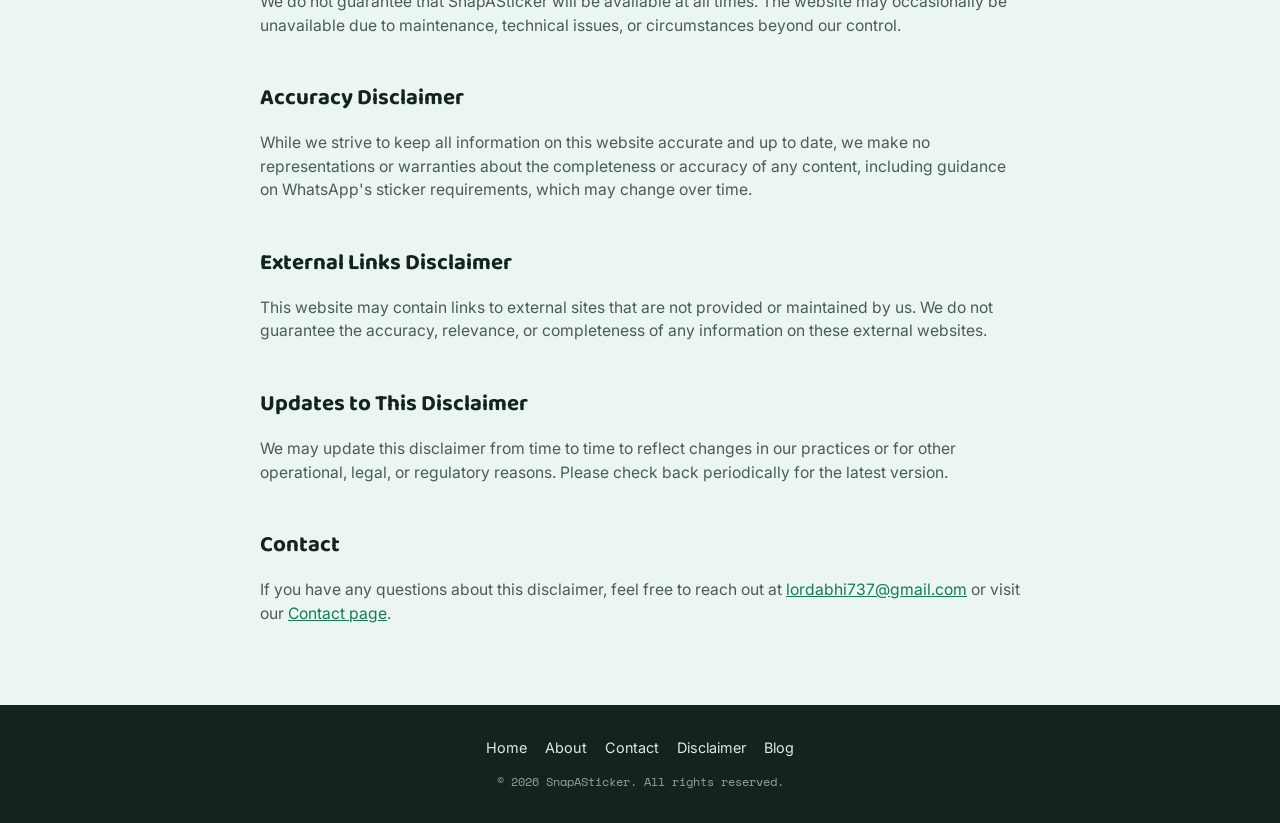
<file: disclaimer.html>
<!DOCTYPE html>
<html lang="en">
<head>
<meta charset="UTF-8">
<meta name="viewport" content="width=device-width, initial-scale=1.0">
<title>Disclaimer | SnapASticker</title>
<meta name="description" content="Read SnapASticker's disclaimer covering user responsibility, uploaded content, accuracy, availability, and limitation of liability.">
<meta name="robots" content="index, follow">
<link rel="canonical" href="https://snapasticker.com/disclaimer.html">

<!-- Open Graph -->
<meta property="og:title" content="Disclaimer | SnapASticker">
<meta property="og:description" content="Important information about using SnapASticker, including user responsibility and limitation of liability.">
<meta property="og:type" content="website">
<meta property="og:image" content="https://snapasticker.com/og-image.png">
<meta property="og:url" content="https://snapasticker.com/disclaimer.html">

<!-- Twitter -->
<meta name="twitter:card" content="summary_large_image">
<meta name="twitter:title" content="Disclaimer | SnapASticker">
<meta name="twitter:description" content="Important information about using SnapASticker, including user responsibility and limitation of liability.">
<meta name="twitter:image" content="https://snapasticker.com/og-image.png">

<link rel="preconnect" href="https://fonts.googleapis.com">
<link rel="preconnect" href="https://fonts.gstatic.com" crossorigin>
<link href="https://fonts.googleapis.com/css2?family=Baloo+2:wght@500;700;800&family=Inter:wght@400;500;600;700&family=Space+Mono:wght@400;700&family=Bangers&family=Anton&family=Permanent+Marker&family=Poppins:wght@600;700&display=swap" rel="stylesheet">

<link rel="stylesheet" href="style.css">

<script type="application/ld+json">
{
  "@context": "https://schema.org",
  "@type": "Organization",
  "name": "SnapASticker",
  "url": "https://snapasticker.com/",
  "logo": "https://snapasticker.com/og-image.png"
}
</script>
<script type="application/ld+json">
{
  "@context": "https://schema.org",
  "@type": "BreadcrumbList",
  "itemListElement": [
    { "@type": "ListItem", "position": 1, "name": "Home", "item": "https://snapasticker.com/index.html" },
    { "@type": "ListItem", "position": 2, "name": "Disclaimer", "item": "https://snapasticker.com/disclaimer.html" }
  ]
}
</script>
</head>
<body>

<header class="site-header">
  <div class="header-inner">
    <a href="index.html" class="brand">
      <span class="brand-mark" aria-hidden="true">✂️</span>
      <span class="brand-name">SnapASticker</span>
    </a>

    <button class="hamburger" id="hamburgerBtn" aria-label="Open menu" aria-expanded="false" aria-controls="siteNav">
      <span></span><span></span><span></span>
    </button>

    <nav class="site-nav" id="siteNav">
      <ul>
        <li><a href="index.html">Home</a></li>
        <li><a href="about.html">About</a></li>
        <li><a href="contact.html">Contact</a></li>
        <li><a href="disclaimer.html" aria-current="page">Disclaimer</a></li>
        <li><a href="blog.html">Blog</a></li>
      </ul>
    </nav>
  </div>
</header>

<main>

  <!-- HERO -->
  <section class="hero">
    <div class="hero-inner">
      <p class="eyebrow">Legal</p>
      <h1>Disclaimer</h1>
      <p class="hero-sub">Please read this page carefully before using SnapASticker. It explains what you can expect from the tool and what remains your responsibility.</p>
    </div>
  </section>

  <!-- DISCLAIMER CONTENT -->
  <section class="seo-content">
    <div class="seo-inner">

      <h2>General Information</h2>
      <p>The information and tools provided on SnapASticker are made available on an "as is" basis for general use. While we aim to keep the tool working reliably, we make no promises that it will always function perfectly for every device, browser, or image type.</p>

      <h2>No Guarantees</h2>
      <p>SnapASticker is provided free of charge, without any warranty of any kind, express or implied. We do not guarantee that the tool will be error-free, uninterrupted, or suitable for every specific purpose you may have in mind.</p>

      <h2>User Responsibility</h2>
      <p>You are responsible for how you use SnapASticker and for any sticker you create, download, or share. This includes making sure your use of the tool complies with WhatsApp's own terms of service and any applicable local laws.</p>

      <h2>Copyright Responsibility</h2>
      <p>You must only upload photos that you own or have the legal right to use. SnapASticker does not review uploaded images and takes no responsibility for copyright infringement resulting from images you choose to process using the tool.</p>

      <h2>Uploaded Content Responsibility</h2>
      <p>All image processing happens locally in your browser. SnapASticker does not receive, store, or review the photos you upload, and is therefore not responsible for the content of any image you choose to turn into a sticker.</p>

      <h2>Third-Party Services</h2>
      <p>SnapASticker may reference or link to third-party apps (such as sticker-pack import apps) to help you add your downloaded sticker to WhatsApp. We do not control these third-party services and are not responsible for their content, availability, or practices.</p>

      <h2>Limitation of Liability</h2>
      <p>To the fullest extent permitted by law, SnapASticker and its creators shall not be liable for any direct, indirect, incidental, or consequential damages arising from your use of, or inability to use, this website or the stickers created with it.</p>

      <h2>Availability Disclaimer</h2>
      <p>We do not guarantee that SnapASticker will be available at all times. The website may occasionally be unavailable due to maintenance, technical issues, or circumstances beyond our control.</p>

      <h2>Accuracy Disclaimer</h2>
      <p>While we strive to keep all information on this website accurate and up to date, we make no representations or warranties about the completeness or accuracy of any content, including guidance on WhatsApp's sticker requirements, which may change over time.</p>

      <h2>External Links Disclaimer</h2>
      <p>This website may contain links to external sites that are not provided or maintained by us. We do not guarantee the accuracy, relevance, or completeness of any information on these external websites.</p>

      <h2>Updates to This Disclaimer</h2>
      <p>We may update this disclaimer from time to time to reflect changes in our practices or for other operational, legal, or regulatory reasons. Please check back periodically for the latest version.</p>

      <h2>Contact</h2>
      <p>If you have any questions about this disclaimer, feel free to reach out at <a href="mailto:lordabhi737@gmail.com">lordabhi737@gmail.com</a> or visit our <a href="contact.html">Contact page</a>.</p>

    </div>
  </section>

</main>

<footer class="site-footer">
  <div class="footer-inner">
    <nav class="footer-nav" aria-label="Footer">
      <a href="index.html">Home</a>
      <a href="about.html">About</a>
      <a href="contact.html">Contact</a>
      <a href="disclaimer.html">Disclaimer</a>
      <a href="blog.html">Blog</a>
    </nav>
    <p class="footer-copy">© 2026 SnapASticker. All rights reserved.</p>
  </div>
</footer>

<script src="app.js"></script>
</body>
</html>
</file>
<file: style.css>
/* ==========================================================================
   SNAPASTICKER — design tokens
   Palette:  ink #14231C (text) / paper #FFFFFF (bg) / mint #EBF6EF (cards)
             emerald #1FA97A (primary accent) / coral #FF5A5F (secondary accent)
   Type:     Baloo 2 (display, bubbly/sticker feel) / Inter (body/UI)
             Space Mono (tags, technical labels)
   Signature: dashed "die-cut" borders on cards + canvas, like a sticker
              waiting to be peeled and cut out.
   ========================================================================== */

:root {
  --ink: #14231c;
  --ink-soft: #4a5c53;
  --paper: #ffffff;
  --mint: #eaf6ef;
  --mint-line: #cfe9da;
  --emerald: #1fa97a;
  --emerald-dark: #157a58;
  --coral: #ff5a5f;
  --shadow: 0 8px 24px rgba(20, 35, 28, 0.08);
  --shadow-lift: 0 14px 32px rgba(20, 35, 28, 0.14);
  --radius: 20px;
  --font-display: 'Baloo 2', system-ui, sans-serif;
  --font-body: 'Inter', system-ui, sans-serif;
  --font-mono: 'Space Mono', monospace;
}

* { box-sizing: border-box; }

html { scroll-behavior: smooth; }

body {
  margin: 0;
  font-family: var(--font-body);
  color: var(--ink);
  background: var(--paper);
  line-height: 1.5;
  -webkit-font-smoothing: antialiased;
}

h1, h2, h3 {
  font-family: var(--font-display);
  color: var(--ink);
  margin: 0 0 0.5em;
}

a { color: var(--emerald-dark); }

img { max-width: 100%; display: block; }

:focus-visible {
  outline: 3px solid var(--coral);
  outline-offset: 2px;
}

@media (prefers-reduced-motion: reduce) {
  * { animation-duration: 0.001ms !important; transition-duration: 0.001ms !important; }
}

/* ==========================================================================
   HEADER + NAV
   ========================================================================== */

.site-header {
  position: sticky;
  top: 0;
  z-index: 100;
  background: var(--paper);
  border-bottom: 2px dashed var(--mint-line);
}

.header-inner {
  max-width: 1120px;
  margin: 0 auto;
  padding: 14px 20px;
  display: flex;
  align-items: center;
  justify-content: space-between;
  gap: 16px;
}

.brand {
  display: flex;
  align-items: center;
  gap: 8px;
  text-decoration: none;
  font-family: var(--font-display);
  font-weight: 700;
  font-size: 1.3rem;
  color: var(--ink);
}

.brand-logo {
  height: 36px;
  width: auto;
  display: block;
}

/* Hamburger */
.hamburger {
  display: flex;
  flex-direction: column;
  justify-content: center;
  align-items: center;
  gap: 5px;
  width: 42px;
  height: 42px;
  background: var(--mint);
  border: 2px solid var(--mint-line);
  border-radius: 12px;
  cursor: pointer;
  z-index: 110;
}

.hamburger span {
  display: block;
  width: 20px;
  height: 2.5px;
  background: var(--ink);
  border-radius: 2px;
  transition: transform 0.25s ease, opacity 0.2s ease;
}

.hamburger[aria-expanded="true"] span:nth-child(1) { transform: translateY(7.5px) rotate(45deg); }
.hamburger[aria-expanded="true"] span:nth-child(2) { opacity: 0; }
.hamburger[aria-expanded="true"] span:nth-child(3) { transform: translateY(-7.5px) rotate(-45deg); }

.site-nav ul {
  list-style: none;
  display: flex;
  gap: 28px;
  margin: 0;
  padding: 0;
}

.site-nav a {
  text-decoration: none;
  color: var(--ink);
  font-weight: 600;
  font-size: 0.95rem;
  padding: 6px 2px;
  border-bottom: 2px solid transparent;
  transition: border-color 0.15s ease, color 0.15s ease;
}

.site-nav a:hover,
.site-nav a[aria-current="page"] {
  color: var(--emerald-dark);
  border-bottom-color: var(--emerald);
}

/* Mobile nav (slide-down) */
@media (max-width: 860px) {
  .site-nav {
    position: fixed;
    top: 70px;
    left: 16px;
    right: 16px;
    background: var(--paper);
    border: 2px dashed var(--mint-line);
    border-radius: var(--radius);
    box-shadow: var(--shadow-lift);
    padding: 12px 8px;
    transform: translateY(-12px);
    opacity: 0;
    pointer-events: none;
    transition: transform 0.22s ease, opacity 0.22s ease;
  }
  .site-nav.open {
    transform: translateY(0);
    opacity: 1;
    pointer-events: auto;
  }
  .site-nav ul {
    flex-direction: column;
    gap: 2px;
  }
  .site-nav a {
    display: block;
    padding: 12px 14px;
    border-radius: 10px;
    border-bottom: none;
  }
  .site-nav a:hover,
  .site-nav a[aria-current="page"] {
    background: var(--mint);
    border-bottom: none;
  }
}

@media (min-width: 861px) {
  .hamburger { display: none; }
}

/* ==========================================================================
   HERO
   ========================================================================== */

.hero {
  background: linear-gradient(180deg, var(--mint) 0%, var(--paper) 100%);
  padding: 48px 20px 32px;
  text-align: center;
}

.hero-inner { max-width: 720px; margin: 0 auto; }

.eyebrow {
  font-family: var(--font-mono);
  text-transform: uppercase;
  letter-spacing: 0.08em;
  font-size: 0.78rem;
  color: var(--emerald-dark);
  margin: 0 0 14px;
}

.hero h1 {
  font-size: clamp(1.7rem, 4.2vw, 2.6rem);
  line-height: 1.15;
}

.hero-sub {
  color: var(--ink-soft);
  font-size: 1.05rem;
  max-width: 560px;
  margin: 0 auto 20px;
}

.badge-row {
  display: flex;
  flex-wrap: wrap;
  gap: 10px;
  justify-content: center;
}

.badge {
  font-family: var(--font-mono);
  font-size: 0.78rem;
  background: var(--paper);
  border: 2px dashed var(--mint-line);
  border-radius: 999px;
  padding: 6px 14px;
}

/* ==========================================================================
   TOOL LAYOUT
   ========================================================================== */

.tool {
  padding: 24px 20px 56px;
  max-width: 1120px;
  margin: 0 auto;
}

.tool-grid {
  display: grid;
  grid-template-columns: 1fr;
  gap: 20px;
}

@media (min-width: 1024px) {
  .tool-grid {
    grid-template-columns: 1fr 1.3fr 1fr;
    align-items: start;
  }
}

.card {
  background: var(--mint);
  border: 2px dashed var(--mint-line);
  border-radius: var(--radius);
  padding: 22px;
  box-shadow: var(--shadow);
  position: relative;
}

/* Signature "peeling corner" die-cut detail on the upload card */
#uploadCard::after {
  content: "";
  position: absolute;
  top: -1px;
  right: -1px;
  width: 34px;
  height: 34px;
  background: var(--paper);
  border-left: 2px dashed var(--mint-line);
  border-bottom: 2px dashed var(--mint-line);
  border-radius: 0 var(--radius) 0 60%;
  box-shadow: -2px 2px 6px rgba(20,35,28,0.08);
}

.step-label {
  font-family: var(--font-display);
  font-weight: 700;
  font-size: 1.05rem;
  display: flex;
  align-items: center;
  gap: 10px;
  margin-bottom: 16px;
}

.step-num {
  display: inline-flex;
  align-items: center;
  justify-content: center;
  width: 28px;
  height: 28px;
  background: var(--emerald);
  color: #fff;
  border-radius: 50%;
  font-size: 0.9rem;
}

/* --- Upload / dropzone --- */

.dropzone {
  border: 2px dashed var(--emerald);
  border-radius: 14px;
  background: var(--paper);
  padding: 28px 16px;
  text-align: center;
  cursor: pointer;
  transition: background 0.15s ease, border-color 0.15s ease;
}

.dropzone:hover,
.dropzone.dragover {
  background: #f2fbf6;
  border-color: var(--emerald-dark);
}

.dropzone-icon { font-size: 2.4rem; display: block; margin-bottom: 8px; }

.dropzone-text { margin: 0 0 4px; font-weight: 500; }

.link-text { color: var(--emerald-dark); text-decoration: underline; }

.dropzone-hint { margin: 0; font-size: 0.8rem; color: var(--ink-soft); font-family: var(--font-mono); }

.upload-preview img {
  max-width: 140px;
  max-height: 140px;
  margin: 0 auto 10px;
  border-radius: 10px;
  object-fit: cover;
  box-shadow: var(--shadow);
}

.upload-filename {
  font-family: var(--font-mono);
  font-size: 0.82rem;
  color: var(--ink-soft);
  word-break: break-all;
  margin: 0;
}

.upload-error {
  color: #b3261e;
  background: #fdecea;
  border: 1px solid #f5c2be;
  border-radius: 10px;
  padding: 10px 12px;
  font-size: 0.88rem;
  margin: 12px 0 0;
}

.privacy-note {
  margin: 14px 0 0;
  font-size: 0.82rem;
  color: var(--ink-soft);
  text-align: center;
}

/* --- Canvas / edit card --- */

.canvas-wrap {
  position: relative;
  width: 100%;
  max-width: 340px;
  aspect-ratio: 1 / 1;
  margin: 0 auto 20px;
  border-radius: 14px;
  overflow: hidden;
  border: 2px dashed var(--mint-line);
  background: repeating-conic-gradient(#f4f4f4 0% 25%, #ffffff 0% 50%) 50% / 20px 20px;
}

#stickerCanvas {
  width: 100%;
  height: 100%;
  display: block;
}

.canvas-placeholder {
  position: absolute;
  inset: 0;
  display: flex;
  align-items: center;
  justify-content: center;
  text-align: center;
  padding: 20px;
  font-size: 0.88rem;
  color: var(--ink-soft);
  background: var(--mint);
  margin: 0;
}

/* The [hidden] attribute normally sets display:none, but the display:flex
   rule above (same specificity, author stylesheet) was winning the cascade
   and keeping this placeholder visible forever, blocking the canvas
   underneath. This rule forces it to actually disappear once the JS
   sets canvasPlaceholder.hidden = true. */
.canvas-placeholder[hidden] {
  display: none;
}

.controls { display: flex; flex-direction: column; gap: 16px; }

.control-group { display: flex; flex-direction: column; gap: 6px; }

.control-row {
  display: grid;
  grid-template-columns: 1fr 1fr;
  gap: 14px;
}

label, .control-title {
  font-size: 0.85rem;
  font-weight: 600;
  color: var(--ink);
}

textarea, select, input[type="color"], input[type="range"] {
  font-family: var(--font-body);
  border: 2px solid var(--mint-line);
  border-radius: 10px;
  padding: 8px 10px;
  background: var(--paper);
  color: var(--ink);
  width: 100%;
}

textarea { resize: vertical; min-height: 56px; }

input[type="color"] {
  padding: 3px;
  height: 40px;
  cursor: pointer;
}

.checkbox-group { justify-content: center; }

.checkbox-label {
  display: flex;
  align-items: center;
  gap: 8px;
  font-weight: 500;
  cursor: pointer;
}

.position-buttons { display: flex; gap: 8px; }

.pos-btn {
  flex: 1;
  padding: 8px 0;
  border: 2px solid var(--mint-line);
  background: var(--paper);
  border-radius: 10px;
  font-family: var(--font-body);
  font-weight: 600;
  cursor: pointer;
  transition: background 0.15s ease, border-color 0.15s ease, color 0.15s ease;
}

.pos-btn.active,
.pos-btn:hover {
  background: var(--emerald);
  border-color: var(--emerald);
  color: #fff;
}

.layer-actions { display: flex; }

.layer-list {
  list-style: none;
  margin: 0;
  padding: 0;
  display: flex;
  flex-direction: column;
  gap: 6px;
  max-height: 160px;
  overflow-y: auto;
}

.layer-item {
  display: flex;
  align-items: center;
  justify-content: space-between;
  gap: 8px;
  background: var(--paper);
  border: 2px solid var(--mint-line);
  border-radius: 10px;
  padding: 8px 10px;
  font-size: 0.85rem;
  cursor: pointer;
}

.layer-item.selected {
  border-color: var(--emerald);
  background: #f2fbf6;
}

.layer-item .layer-text {
  flex: 1;
  white-space: nowrap;
  overflow: hidden;
  text-overflow: ellipsis;
}

.layer-item .layer-delete {
  background: none;
  border: none;
  color: var(--coral);
  font-weight: 700;
  cursor: pointer;
  font-size: 1rem;
  line-height: 1;
  padding: 2px 6px;
}

/* --- Export card --- */

.export-card { text-align: center; }

.export-copy { font-size: 0.9rem; color: var(--ink-soft); margin: 0 0 18px; }

.export-status {
  min-height: 1.4em;
  font-family: var(--font-mono);
  font-size: 0.82rem;
  color: var(--emerald-dark);
  margin: 12px 0 4px;
}

.export-status.warn { color: #b3261e; }

/* ==========================================================================
   BUTTONS
   ========================================================================== */

.btn {
  font-family: var(--font-body);
  font-weight: 700;
  border: none;
  border-radius: 12px;
  cursor: pointer;
  transition: transform 0.12s ease, background 0.15s ease, box-shadow 0.15s ease;
}

.btn:active { transform: scale(0.97); }

.btn-primary {
  background: var(--coral);
  color: #fff;
  padding: 12px 20px;
  box-shadow: 0 6px 16px rgba(255, 90, 95, 0.35);
}

.btn-primary:hover:not(:disabled) { background: #ff474c; }

.btn-primary:disabled {
  background: #d9d9d9;
  color: #8a8a8a;
  cursor: not-allowed;
  box-shadow: none;
}

.btn-large { width: 100%; font-size: 1rem; padding: 14px 20px; }

.btn-secondary {
  background: var(--emerald);
  color: #fff;
  padding: 10px 16px;
  width: 100%;
}

.btn-secondary:hover { background: var(--emerald-dark); }

.btn-ghost {
  background: transparent;
  color: var(--ink-soft);
  text-decoration: underline;
  padding: 10px 16px;
  margin-top: 10px;
  width: 100%;
}

/* ==========================================================================
   SEO CONTENT
   ========================================================================== */

.seo-content {
  background: var(--mint);
  border-top: 2px dashed var(--mint-line);
  padding: 48px 20px 64px;
}

.seo-inner { max-width: 760px; margin: 0 auto; }

.seo-inner h2 {
  font-size: 1.4rem;
  margin-top: 2em;
}

.seo-inner h2:first-child { margin-top: 0; }

.seo-inner p, .seo-inner li { color: var(--ink-soft); font-size: 0.98rem; }

.how-to-list { padding-left: 20px; display: flex; flex-direction: column; gap: 10px; }

.faq { display: flex; flex-direction: column; gap: 18px; margin-top: 12px; }

.faq-item h3 {
  font-family: var(--font-body);
  font-size: 1rem;
  margin-bottom: 4px;
  color: var(--ink);
}

.faq-item p { margin: 0; }

/* ==========================================================================
   FOOTER
   ========================================================================== */

.site-footer {
  background: var(--ink);
  color: #dfe9e3;
  padding: 32px 20px;
}

.footer-inner {
  max-width: 1120px;
  margin: 0 auto;
  display: flex;
  flex-direction: column;
  align-items: center;
  gap: 14px;
  text-align: center;
}

.footer-nav {
  display: flex;
  flex-wrap: wrap;
  gap: 18px;
  justify-content: center;
}

.footer-nav a {
  color: #dfe9e3;
  text-decoration: none;
  font-size: 0.9rem;
}

.footer-nav a:hover { color: var(--emerald); }

.footer-copy {
  font-family: var(--font-mono);
  font-size: 0.78rem;
  color: #93a49b;
  margin: 0;
}

/* ==========================================================================
   PLACEHOLDER PAGES
   ========================================================================== */

.placeholder-main {
  max-width: 720px;
  margin: 0 auto;
  padding: 64px 20px;
  min-height: 40vh;
}

.placeholder-main h1 { font-size: 2rem; }

.placeholder-main p { color: var(--ink-soft); }

/* ==========================================================================
   RESPONSIVE TWEAKS
   ========================================================================== */

@media (max-width: 480px) {
  .control-row { grid-template-columns: 1fr; }
  .hero { padding: 36px 16px 24px; }
   }
</file>
